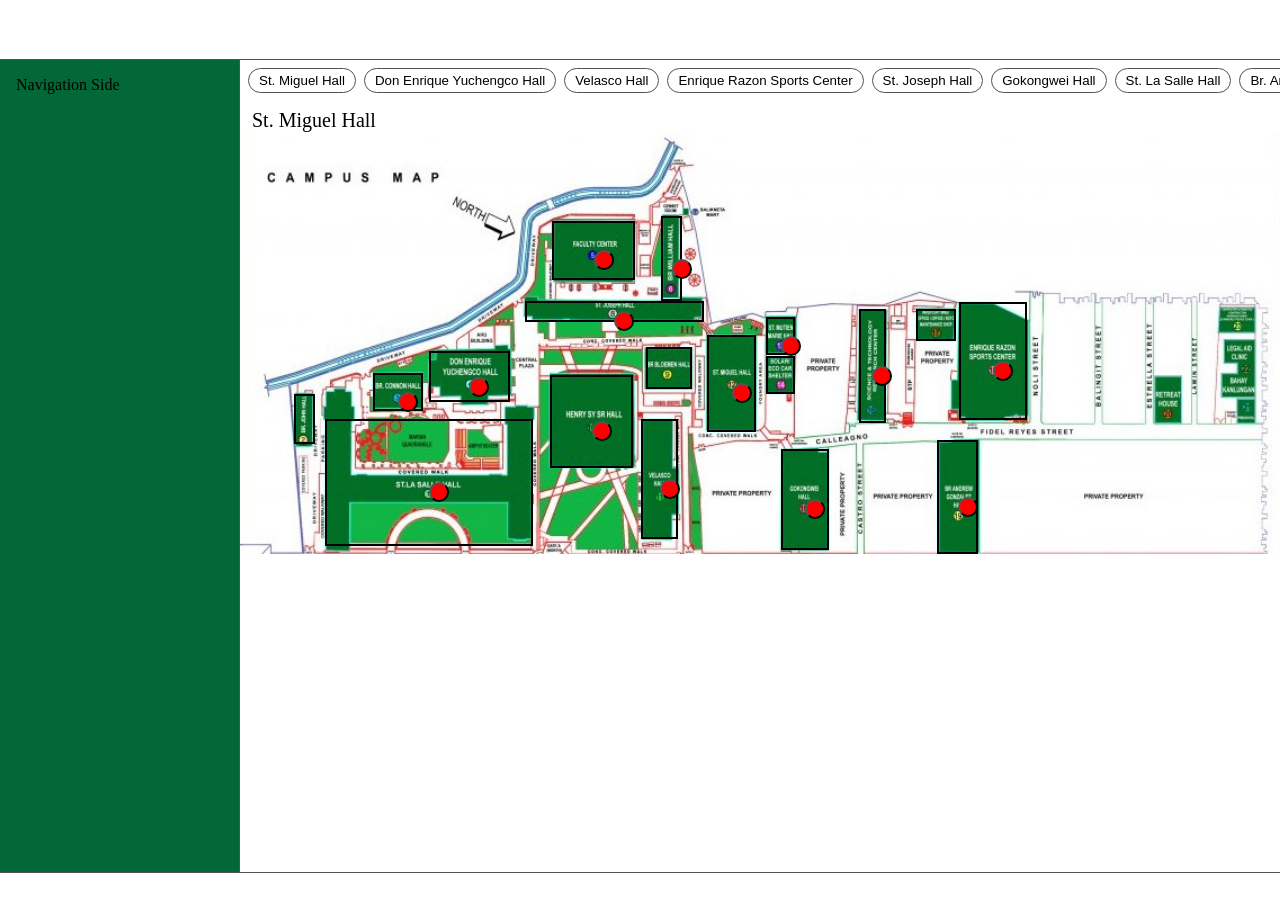
<file: index.html>
<!DOCTYPE html>
<html lang="en">
<head>
  <meta charset="UTF-8">
  <meta name="viewport" content="width=device-width, initial-scale=1.0">
  <title>DLSU Buildings</title>
  <link rel="stylesheet" href="style.css">
</head>
<body>

  <main class="app">
    <header class="header"></header>

    <div class="content">
      <aside class="sidebar">
        Navigation Side
      </aside>

      <figure class="interface">
        <nav class="building-nav" id="buildingNav"></nav>

        <p class="building-title" id="buildingTitle"></p>

        <div class="container">
            <div id="buildingContent"></div>

            <div id="mapContainer">
                <img src="./campus-map.jpg" id="campusMap">
            </div>

            <!-- Faculty -->
            <section
              class="building"
              style="left:30%; top:21%; width:8%; height:14%;"
            >
            </section>

            <!-- William Hall -->
            <section
              class="building"
              style="left:40.5%; top:20%; width:2%; height:20%;"
            >
            </section>

            <!-- Joseph Hall -->
            <section
              class="building"
              style="left:27.4%; top:40%; width:17.2%; height:5%;"
            >
            </section>

            <!-- Henry Sy Hall -->
            <section
              class="building"
              style="left:29.8%; top:57.5%; width:8%; height:22%;"
            >
            </section>

            <!-- Yunhenco Hall -->
            <section
              class="building"
              style="left:18.2%; top:52%; width:7.8%; height:12%;"
            >
            </section>

            <!-- Connon Hall -->
            <section
              class="building"
              style="left:12.8%; top:57%; width:4.8%; height:9%;"
            >
            </section>

            <!-- LaSalle Hall -->
            <section
              class="building"
              style="left:8.2%; top:68%; width:20%; height:30%;"
            >
            </section>

            <!-- 2 Hall -->
            <section
              class="building"
              style="left:5.2%; top:62%; width:2%; height:12%;"
            >
            </section>

            <!-- Velasco Hall -->
            <section
              class="building"
              style="left:38.6%; top:68%; width:3.5%; height:28.5%;"
            >
            </section>

            <!-- 9 Hall -->
            <section
              class="building"
              style="left:39%; top:51%; width:4.5%; height:10%;"
            >
            </section>

            <!-- Miguel Hall -->
            <section
              class="building"
              style="left:44.9%; top:48%; width:4.7%; height:23%;"
            >
            </section>

            <!-- 13 Hall -->
            <section
              class="building"
              style="left:50.6%; top:43.9%; width:2.8%; height:9%;"
            >
            </section>

            <!-- 14 Hall -->
            <section
              class="building"
              style="left:50.6%; top:53%; width:2.8%; height:9%;"
            >
            </section>

            <!-- Gokongwei Hall -->
            <section
              class="building"
              style="left:52%; top:75%; width:4.6%; height:24%;"
            >
            </section>

            <!-- 16 Hall -->
            <section
              class="building"
              style="left:59.5%; top:42%; width:2.6%; height:27%;"
            >
            </section>

            <!-- 17 Hall -->
            <section
              class="building"
              style="left:65%; top:42%; width:3.8%; height:7.6%;"
            >
            </section>

            <!-- Razon Hall -->
            <section
              class="building"
              style="left:69.1%; top:40.2%; width:6.6%; height:28%;"
            >
            </section>

            <!-- Andrew Hall -->
            <section
              class="building"
              style="left:67%; top:73%; width:4%; height:27%;"
            >
            </section>

            <!-- Br. Connon Hall -->
            <button id="marker1" class="marker" style="left:34%; top:28%;">
            </button>

            <!-- William Hall -->
            <button id="marker2" class="marker" style="left:41.5%; top:30%;">
            </button>

            <!-- St. Joseph Hall -->
            <button id="marker3" class="marker" style="left:36%; top:42.5%;">
            </button>

            <!-- Don Enrique Yuchengco Hall -->
            <button id="marker4" class="marker" style="left:22%; top:58%;">
            </button>

            <!-- Connon Hall -->
            <button id="marker5" class="marker" style="left:15.2%; top:61.5%;">
            </button>

            <!-- Henry Sy Hall -->
            <button id="marker6" class="marker" style="left:33.8%; top:68.5%;">
            </button>

            <!-- St. La Salle Hall -->
            <button id="marker7" class="marker" style="left:18.2%; top:83%;">
            </button>

            <!-- Velasco Hall -->
            <button id="marker8" class="marker" style="left:40.4%; top:82.3%;">
            </button>

            <!-- St. Mutien Marie Hall -->
            <button id="marker9" class="marker" style="left:52%; top:48.4%;">
            </button>

            <!-- St. Miguel Hall -->
            <button id="marker10" class="marker" style="left:47.3%; top:59.5%;">
            </button>

            <!-- Gokongwei Hall -->
            <button id="marker11" class="marker" style="left:54.3%; top:87%;">
            </button>

            <!-- Br. Andrew Gonzales Hall -->
            <button id="marker12" class="marker" style="left:69%; top:86.5%;">
            </button>

            <!-- Science & Technology Research Center -->
            <button id="marker13" class="marker" style="left:60.8%; top:55.5%;">
            </button>

            <!-- Enrique Razon Sports Center -->
            <button id="marker14" class="marker" style="left:72.4%; top:54.2%;">
            </button>
            
            
        </divdiv>

      </figure>
    </div>

    <footer class="footer"></footer>
  </main>

  <script src="script.js"></script>
</body>
</html>
</file>
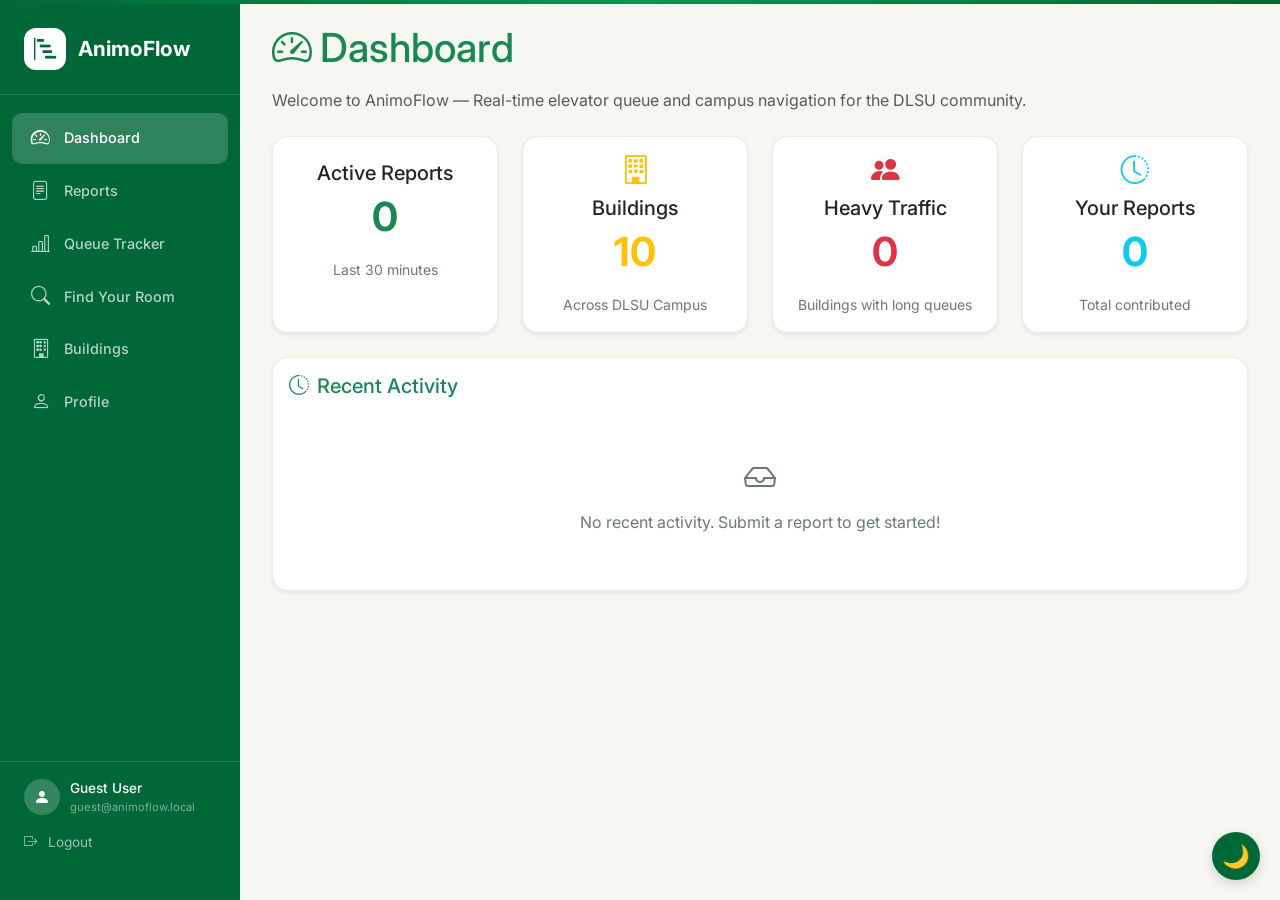
<file: dashboard-index.html>
<!DOCTYPE html>
<html lang="en">
<head>
    <meta charset="UTF-8">
    <meta name="viewport" content="width=device-width, initial-scale=1.0">
    <title>AnimoFlow · Dashboard</title>
    <!-- Google Fonts + Bootstrap Icons -->
    <link href="https://fonts.googleapis.com/css2?family=Inter:opsz,wght@14..32,300;400;500;600;700&display=swap" rel="stylesheet">
    <link rel="stylesheet" href="https://cdn.jsdelivr.net/npm/bootstrap-icons@1.11.3/font/bootstrap-icons.min.css">
    <!-- Bootstrap 5 CSS -->
    <link href="https://cdn.jsdelivr.net/npm/bootstrap@5.3.0-alpha1/dist/css/bootstrap.min.css" rel="stylesheet">
    <!-- Dashboard Styles -->
    <link rel="stylesheet" href="dashboard-style.css">
</head>
<body>

    <!-- ===== SIDEBAR TOGGLE (mobile) ===== -->
    <button class="sidebar-toggle" id="sidebarToggle">
        <i class="bi bi-list"></i>
    </button>

    <!-- ===== OVERLAY ===== -->
    <div class="sidebar-overlay" id="sidebarOverlay"></div>

    <!-- ===== SIDEBAR ===== -->
    <aside class="sidebar" id="sidebar">
        <div class="sidebar-brand">
            <div class="logo-icon">
                <i class="bi bi-bar-chart-steps"></i>
            </div>
            <span class="brand-text">AnimoFlow</span>
        </div>

        <ul class="sidebar-nav">
            <li>
                <a href="#" class="active" data-page="dashboard">
                    <i class="bi bi-speedometer2"></i> Dashboard
                </a>
            </li>
            <li>
                <a href="#" data-page="reports">
                    <i class="bi bi-file-text"></i> Reports
                </a>
            </li>
            <li>
                <a href="#" data-page="queue">
                    <i class="bi bi-bar-chart-line"></i> Queue Tracker
                </a>
            </li>
            <li>
                <a href="#" data-page="findroom">
                    <i class="bi bi-search"></i> Find Your Room
                </a>
            </li>
            <li>
                <a href="#" data-page="buildings">
                    <i class="bi bi-building"></i> Buildings
                </a>
            </li>
            <li>
                <a href="#" data-page="profile">
                    <i class="bi bi-person"></i> Profile
                </a>
            </li>
        </ul>

        <div class="sidebar-footer">
            <div class="user-info">
                <div class="user-avatar">
                    <i class="bi bi-person-fill"></i>
                </div>
                <div>
                    <div class="user-name" id="sidebarUserName">Guest User</div>
                    <div class="user-email" id="sidebarUserEmail">guest@animoflow.local</div>
                </div>
            </div>
            <a href="#" class="logout-link" id="sidebarLogout">
                <i class="bi bi-box-arrow-right"></i> Logout
            </a>
        </div>
    </aside>

    <!-- ===== MAIN CONTENT ===== -->
    <main class="main-content">

        <!-- ===== DASHBOARD PAGE ===== -->
        <section class="page-section active" id="page-dashboard">
            <div class="container-fluid px-0">
                <h1 class="text-success mb-3"><i class="bi bi-speedometer2 me-2"></i>Dashboard</h1>
                <p class="text-muted mb-4">Welcome to AnimoFlow — Real-time elevator queue and campus navigation for the DLSU community.</p>

                <!-- Dashboard Cards -->
                <div class="row g-4">
                    <div class="col-md-3 col-sm-6">
                        <div class="card border-0 shadow-sm rounded-4 h-100">
                            <div class="card-body text-center">
                                <div class="display-6 text-success"><i class="bi bi-elevator"></i></div>
                                <h5 class="card-title mt-2">Active Reports</h5>
                                <p class="display-5 fw-bold text-success" id="dashActiveReports">0</p>
                                <small class="text-muted">Last 30 minutes</small>
                            </div>
                        </div>
                    </div>
                    <div class="col-md-3 col-sm-6">
                        <div class="card border-0 shadow-sm rounded-4 h-100">
                            <div class="card-body text-center">
                                <div class="display-6 text-warning"><i class="bi bi-building"></i></div>
                                <h5 class="card-title mt-2">Buildings</h5>
                                <p class="display-5 fw-bold text-warning">10</p>
                                <small class="text-muted">Across DLSU Campus</small>
                            </div>
                        </div>
                    </div>
                    <div class="col-md-3 col-sm-6">
                        <div class="card border-0 shadow-sm rounded-4 h-100">
                            <div class="card-body text-center">
                                <div class="display-6 text-danger"><i class="bi bi-people-fill"></i></div>
                                <h5 class="card-title mt-2">Heavy Traffic</h5>
                                <p class="display-5 fw-bold text-danger" id="dashHeavyTraffic">0</p>
                                <small class="text-muted">Buildings with long queues</small>
                            </div>
                        </div>
                    </div>
                    <div class="col-md-3 col-sm-6">
                        <div class="card border-0 shadow-sm rounded-4 h-100">
                            <div class="card-body text-center">
                                <div class="display-6 text-info"><i class="bi bi-clock-history"></i></div>
                                <h5 class="card-title mt-2">Your Reports</h5>
                                <p class="display-5 fw-bold text-info" id="dashYourReports">0</p>
                                <small class="text-muted">Total contributed</small>
                            </div>
                        </div>
                    </div>
                </div>

                <!-- Recent Activity Preview -->
                <div class="card border-0 shadow-sm rounded-4 mt-4">
                    <div class="card-header bg-transparent border-0 py-3">
                        <h5 class="mb-0 text-success"><i class="bi bi-clock-history me-2"></i>Recent Activity</h5>
                    </div>
                    <div class="card-body" id="dashActivityList">
                        <div class="text-center text-muted py-4">
                            <i class="bi bi-inbox" style="font-size: 2rem;"></i>
                            <p class="mt-2">No recent activity. Submit a report to get started!</p>
                        </div>
                    </div>
                </div>
            </div>
        </section>

        <!-- ===== REPORTS PAGE ===== -->
        <section class="page-section" id="page-reports">
            <div id="reportsContent"></div>
        </section>

        <!-- ===== QUEUE TRACKER PAGE ===== -->
        <section class="page-section" id="page-queue">
            <div id="queueContent"></div>
        </section>

        <!-- ===== FIND YOUR ROOM PAGE ===== -->
        <section class="page-section" id="page-findroom">
            <div id="findroomContent"></div>
        </section>

        <!-- ===== BUILDINGS PAGE ===== -->
        <section class="page-section" id="page-buildings">
            <div id="buildingsContent"></div>
        </section>

        <!-- ===== PROFILE PAGE ===== -->
        <section class="page-section" id="page-profile">
            <div id="profileContent"></div>
        </section>

    </main>

    <!-- ===== TOAST ===== -->
    <div class="toast-container position-fixed bottom-0 end-0 p-3" style="z-index: 1100;">
        <div id="liveToast" class="toast align-items-center border-0" role="alert">
            <div class="d-flex">
                <div class="toast-body" id="toastMessage">Notification message</div>
                <button type="button" class="btn-close btn-close-white me-2 m-auto" data-bs-dismiss="toast"></button>
            </div>
        </div>
    </div>

        <!-- ===== DARK MODE TOGGLE BUTTON ===== -->
    <button class="dark-mode-toggle" id="darkModeToggle" title="Toggle Dark Mode">
        🌙
    </button>

    <script src="https://cdn.jsdelivr.net/npm/bootstrap@5.3.0-alpha1/dist/js/bootstrap.bundle.min.js"></script>
    <script src="dashboard-script.js"></script>
</body>
</html>
</file>
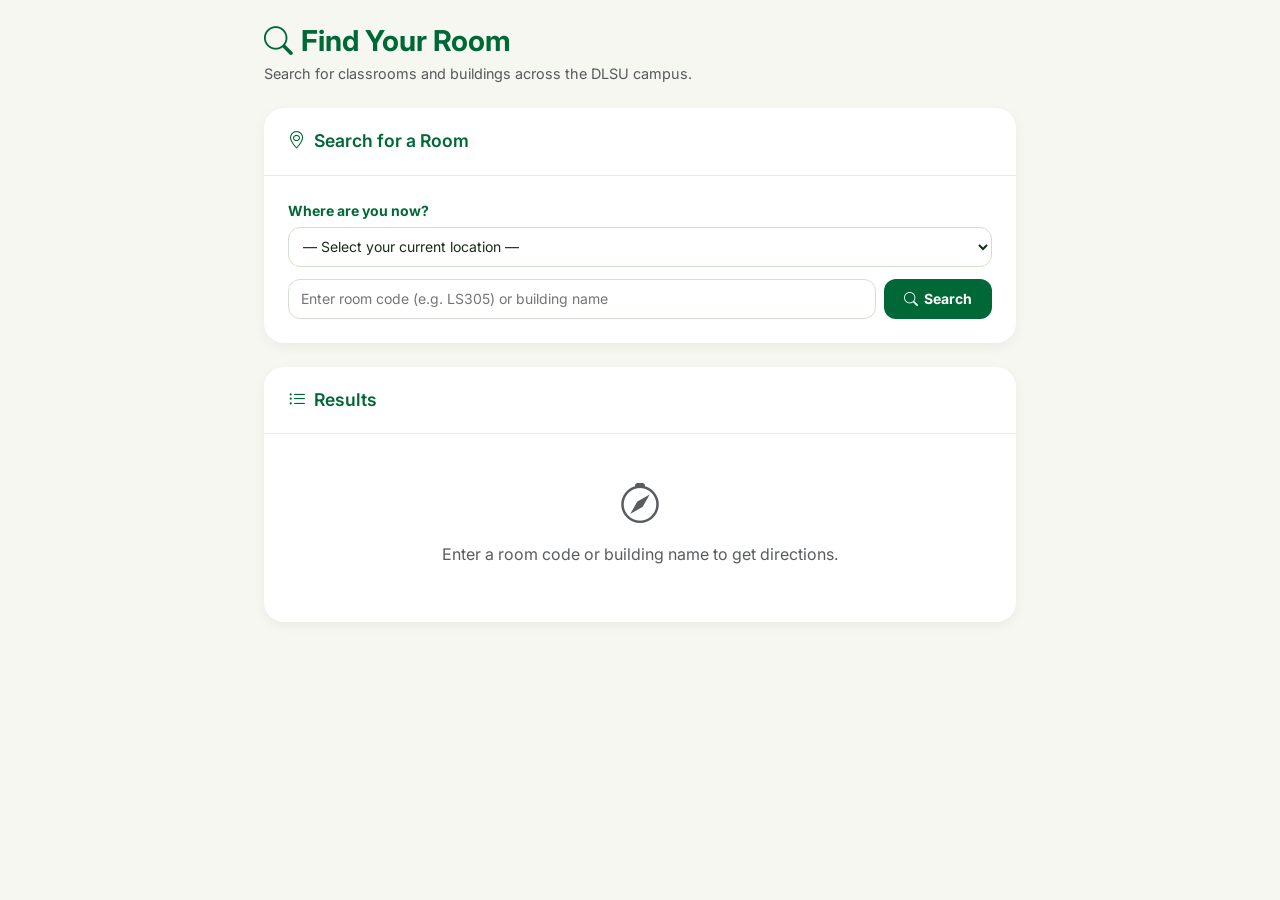
<file: find-your-room.html>
<!DOCTYPE html>
<html lang="en">
<head>
    <meta charset="UTF-8" />
    <meta name="viewport" content="width=device-width, initial-scale=1.0" />
    <title>AnimoFlow · Find Your Room</title>
    <link href="https://fonts.googleapis.com/css2?family=Inter:opsz,wght@14..32,300;400;500;600;700&display=swap" rel="stylesheet">
    <link rel="stylesheet" href="https://cdn.jsdelivr.net/npm/bootstrap-icons@1.11.3/font/bootstrap-icons.min.css">
    <link href="https://cdn.jsdelivr.net/npm/bootstrap@5.3.0-alpha1/dist/css/bootstrap.min.css" rel="stylesheet">
    <link rel="stylesheet" href="find-your-room.css" />
</head>
<body>

    <div class="container py-4">
        <!-- Page Header -->
        <div class="page-header mb-4">
            <h1><i class="bi bi-search me-2"></i>Find Your Room</h1>
            <p class="text-muted">Search for classrooms and buildings across the DLSU campus.</p>
        </div>

        <!-- Search Card -->
        <div class="card-custom">
            <div class="card-header-custom">
                <i class="bi bi-geo-alt me-2"></i>Search for a Room
            </div>
            <div class="p-4">
                <div class="from-select-row">
                    <label for="from-select">Where are you now?</label>
                    <select id="from-select">
                        <option value="">— Select your current location —</option>
                        <optgroup label="Gates">
                            <option value="Gate 1 (South)">Gate 1 (South)</option>
                            <option value="Gate 2 (North)">Gate 2 (North)</option>
                            <option value="Gate 3 (Velasco)">Gate 3 (Velasco)</option>
                            <option value="Gate 4A (Gokongwei)">Gate 4A (Gokongwei)</option>
                            <option value="Gate 5A (Andrew)">Gate 5A (Andrew)</option>
                            <option value="Gate 6 (Razon)">Gate 6 (Razon)</option>
                            <option value="Gate 7 (STRC)">Gate 7 (STRC)</option>
                            <option value="Gate 8 (Agno)">Gate 8 (Agno)</option>
                        </optgroup>
                    </select>
                </div>

                <div class="search-bar">
                    <input type="text" id="search-input" placeholder="Enter room code (e.g. LS305) or building name" />
                    <button id="search-btn">
                        <i class="bi bi-search"></i> Search
                    </button>
                </div>
            </div>
        </div>

        <!-- Results Card -->
        <div class="card-custom mt-4">
            <div class="card-header-custom">
                <i class="bi bi-list-ul me-2"></i>Results
            </div>
            <div class="p-3" id="results-area">
                <div class="text-center text-muted py-4">
                    <i class="bi bi-compass" style="font-size: 2.5rem;"></i>
                    <p class="mt-2">Enter a room code or building name to get directions.</p>
                </div>
            </div>
        </div>
    </div>

    <script src="https://cdn.jsdelivr.net/npm/bootstrap@5.3.0-alpha1/dist/js/bootstrap.bundle.min.js"></script>
    <script src="find-your-room.js"></script>
</body>
</html>
</file>
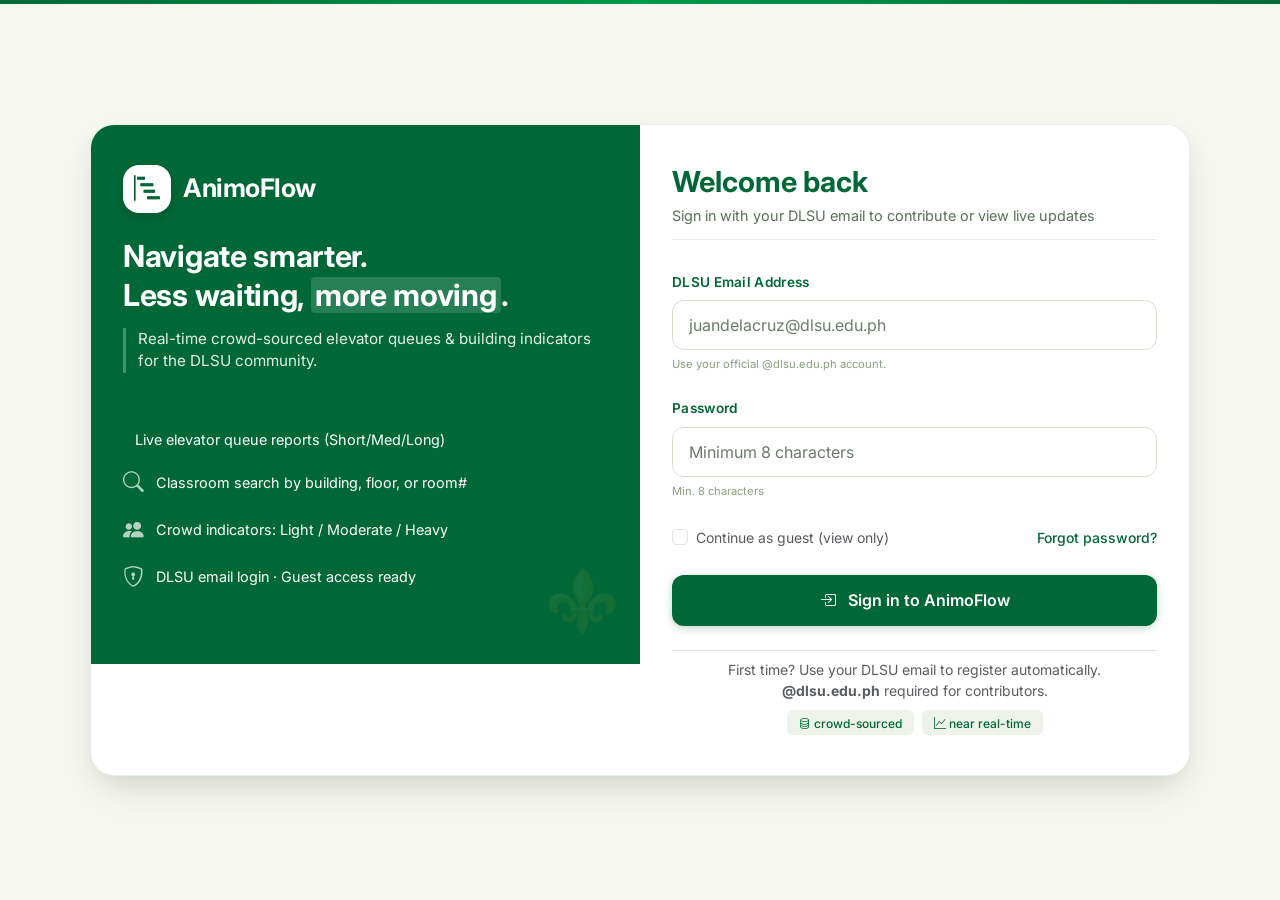
<file: login-index.html>
<!DOCTYPE html>
<html lang="en">
<head>
    <meta charset="UTF-8">
    <meta name="viewport" content="width=device-width, initial-scale=1.0, user-scalable=yes">
    <title>AnimoFlow · DLSU Elevator & Campus Queue Login</title>
    <link href="https://fonts.googleapis.com/css2?family=Inter:opsz,wght@14..32,300;400;500;600;700&display=swap" rel="stylesheet">
    <link rel="stylesheet" href="https://cdn.jsdelivr.net/npm/bootstrap-icons@1.11.3/font/bootstrap-icons.min.css">
    <link href="https://cdn.jsdelivr.net/npm/bootstrap@5.3.0-alpha1/dist/css/bootstrap.min.css" rel="stylesheet">
    <link rel="stylesheet" href="login-style.css">
</head>
<body>

    <div class="login-wrapper">
        <div class="main-card row g-0">
            <div class="col-lg-6 brand-panel">
                <div class="logo-badge">
                    <div class="logo-icon" style="background: white; color: #006837;">
                        <i class="bi bi-bar-chart-steps"></i>
                    </div>
                    <span class="logo-text" style="color: white;">AnimoFlow</span>
                </div>
                <h2>Navigate smarter.<br>Less waiting, <span class="highlight">more moving</span>.</h2>
                <div class="tagline">
                    Real-time crowd-sourced elevator queues & building indicators for the DLSU community.
                </div>
                <ul class="feature-list">
                    <li><i class="bi bi-elevator"></i> <span>Live elevator queue reports (Short/Med/Long)</span></li>
                    <li><i class="bi bi-search"></i> <span>Classroom search by building, floor, or room#</span></li>
                    <li><i class="bi bi-people-fill"></i> <span>Crowd indicators: Light / Moderate / Heavy</span></li>
                    <li><i class="bi bi-shield-lock"></i> <span>DLSU email login · Guest access ready</span></li>
                </ul>
            </div>

            <div class="col-lg-6 form-panel">
                <h3>Welcome back</h3>
                <div class="form-sub">Sign in with your DLSU email to contribute or view live updates</div>

                <form id="loginForm" action="#" method="post">
                    <div class="input-group-custom">
                        <label for="dlsuEmail">DLSU Email Address</label>
                        <input type="email" id="dlsuEmail" class="form-control form-control-lg" placeholder="juandelacruz@dlsu.edu.ph" autocomplete="email">
                        <div id="emailError" class="invalid-feedback d-none">Email must be a valid DLSU address ending with @dlsu.edu.ph</div>
                        <small class="form-text">Use your official @dlsu.edu.ph account.</small>
                    </div>

                    <div class="input-group-custom">
                        <label for="password">Password</label>
                        <input type="password" id="password" class="form-control form-control-lg" placeholder="Minimum 8 characters" autocomplete="current-password">
                        <div id="passwordError" class="invalid-feedback d-none">Password must be at least 8 characters long.</div>
                        <small class="form-text">Min. 8 characters</small>
                    </div>

                    <div class="d-flex justify-content-between align-items-center mb-4">
                        <div class="form-check">
                            <input type="checkbox" class="form-check-input" id="guestDemo">
                            <label class="form-check-label text-muted small" for="guestDemo">
                                Continue as guest (view only)
                            </label>
                        </div>
                        <a href="#" id="forgotLink" class="small">Forgot password?</a>
                    </div>

                    <button type="submit" id="loginBtn" class="btn btn-primary btn-lg w-100 login-btn">
                        <i class="bi bi-box-arrow-in-right me-2"></i> Sign in to AnimoFlow
                    </button>
                </form>

                <div class="mt-4 pt-2 text-center border-top">
                    <p class="small text-muted mb-1">First time? Use your DLSU email to register automatically. <br><strong>@dlsu.edu.ph</strong> required for contributors.</p>
                    <div class="mt-2">
                        <span class="badge bg-light me-1"><i class="bi bi-database"></i> crowd-sourced</span>
                        <span class="badge bg-light"><i class="bi bi-graph-up"></i> near real-time</span>
                    </div>
                </div>
            </div>
        </div>

        <div class="toast-container position-fixed bottom-0 end-0 p-3" style="z-index: 1100;">
            <div id="liveToast" class="toast align-items-center border-0" role="alert" aria-live="assertive" aria-atomic="true" data-bs-autohide="true" data-bs-delay="3000">
                <div class="d-flex">
                    <div class="toast-body" id="toastMessage">Notification message</div>
                    <button type="button" class="btn-close btn-close-white me-2 m-auto" data-bs-dismiss="toast" aria-label="Close"></button>
                </div>
            </div>
        </div>
    </div>

    <script src="https://cdn.jsdelivr.net/npm/bootstrap@5.3.0-alpha1/dist/js/bootstrap.bundle.min.js"></script>
    <script src="login-script.js"></script>
</body>
</html>
</file>
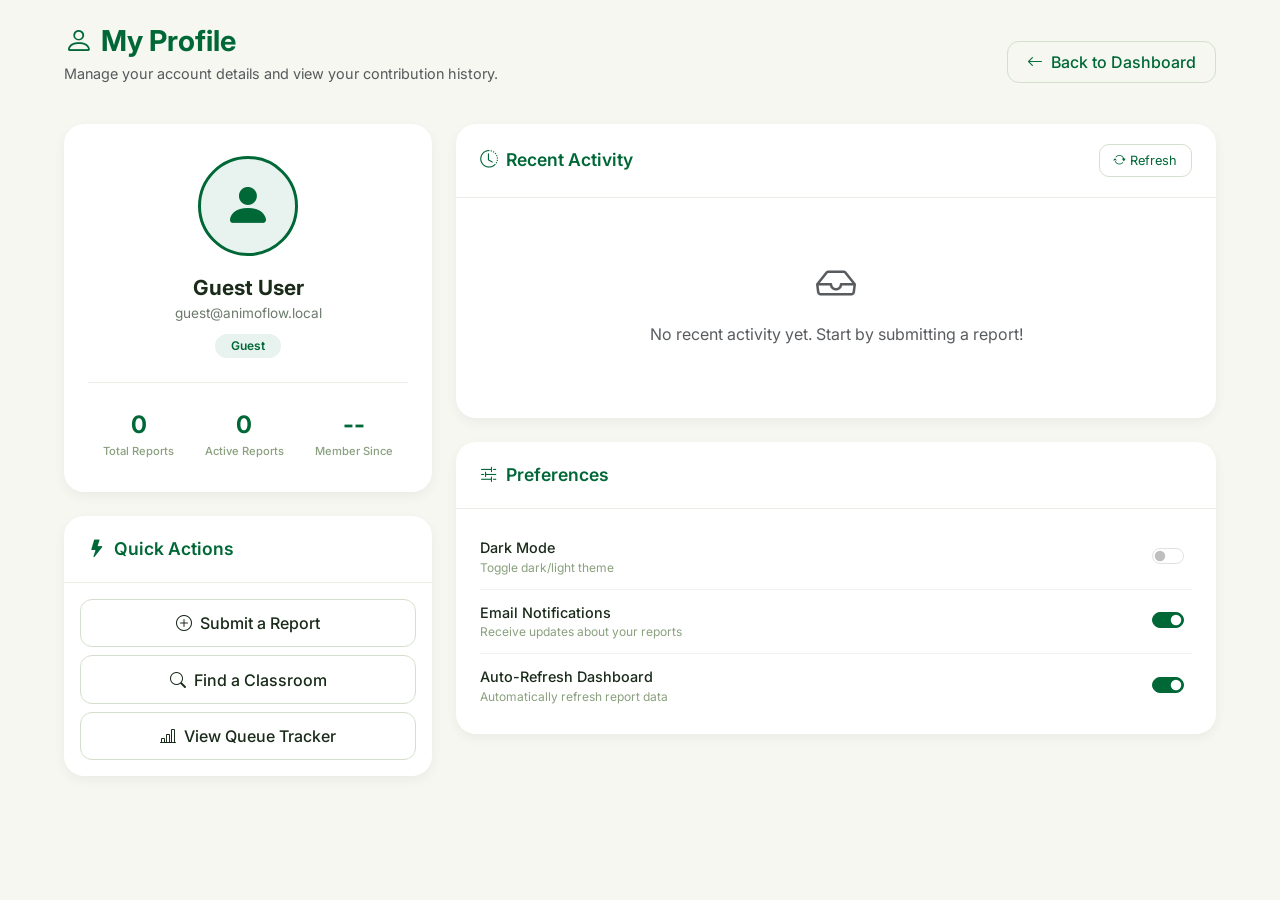
<file: profile.html>
<!DOCTYPE html>
<html lang="en">
<head>
    <meta charset="UTF-8">
    <meta name="viewport" content="width=device-width, initial-scale=1.0">
    <title>AnimoFlow · Profile</title>
    <!-- Google Fonts + Bootstrap Icons -->
    <link href="https://fonts.googleapis.com/css2?family=Inter:opsz,wght@14..32,300;400;500;600;700&display=swap" rel="stylesheet">
    <link rel="stylesheet" href="https://cdn.jsdelivr.net/npm/bootstrap-icons@1.11.3/font/bootstrap-icons.min.css">
    <!-- Bootstrap 5 CSS -->
    <link href="https://cdn.jsdelivr.net/npm/bootstrap@5.3.0-alpha1/dist/css/bootstrap.min.css" rel="stylesheet">
    <link rel="stylesheet" href="profile-style.css">
</head>
<body>

    <div class="container py-4">
        <!-- Page Header with Back Button -->
        <div class="page-header mb-4 d-flex align-items-center justify-content-between">
            <div>
                <h1><i class="bi bi-person me-2"></i>My Profile</h1>
                <p class="text-muted">Manage your account details and view your contribution history.</p>
            </div>
            <button class="btn btn-back" id="backToDashboardBtn">
                <i class="bi bi-arrow-left me-1"></i> Back to Dashboard
            </button>
        </div>

        <div class="row g-4">
            <!-- LEFT COLUMN: Profile Information -->
            <div class="col-lg-4">
                <!-- Profile Card -->
                <div class="card-custom profile-card">
                    <div class="profile-avatar-wrapper">
                        <div class="profile-avatar">
                            <i class="bi bi-person-fill"></i>
                        </div>
                        <div class="profile-name" id="profileName">Juan Dela Cruz</div>
                        <div class="profile-email" id="profileEmail">juan.delacruz@dlsu.edu.ph</div>
                        <span class="badge-role" id="profileRole">Student</span>
                    </div>
                    <div class="profile-stats">
                        <div class="stat-item">
                            <div class="stat-number" id="totalReports">0</div>
                            <div class="stat-label">Total Reports</div>
                        </div>
                        <div class="stat-item">
                            <div class="stat-number" id="activeReports">0</div>
                            <div class="stat-label">Active Reports</div>
                        </div>
                        <div class="stat-item">
                            <div class="stat-number" id="memberSince">--</div>
                            <div class="stat-label">Member Since</div>
                        </div>
                    </div>
                </div>

                <!-- Quick Actions -->
                <div class="card-custom">
                    <div class="card-header-custom">
                        <i class="bi bi-lightning-fill me-2"></i>Quick Actions
                    </div>
                    <div class="p-3">
                        <button class="btn btn-action w-100 mb-2" id="goToReportsBtn">
                            <i class="bi bi-plus-circle me-2"></i>Submit a Report
                        </button>
                        <button class="btn btn-action w-100 mb-2" id="goToFindRoomBtn">
                            <i class="bi bi-search me-2"></i>Find a Classroom
                        </button>
                        <button class="btn btn-action w-100" id="goToQueueBtn">
                            <i class="bi bi-bar-chart-line me-2"></i>View Queue Tracker
                        </button>
                    </div>
                </div>
            </div>

            <!-- RIGHT COLUMN: Recent Activity -->
            <div class="col-lg-8">
                <div class="card-custom">
                    <div class="card-header-custom d-flex justify-content-between align-items-center">
                        <span><i class="bi bi-clock-history me-2"></i>Recent Activity</span>
                        <button class="btn-refresh" id="refreshActivityBtn">
                            <i class="bi bi-arrow-repeat"></i> Refresh
                        </button>
                    </div>
                    <div class="activity-list" id="activityList">
                        <!-- Activity items will be dynamically inserted -->
                        <div class="text-center p-5 text-muted" id="emptyActivity">
                            <i class="bi bi-inbox" style="font-size: 2.5rem;"></i>
                            <p class="mt-2">No recent activity yet. Start by submitting a report!</p>
                        </div>
                    </div>
                </div>

                <!-- Preferences Card -->
                <div class="card-custom">
                    <div class="card-header-custom">
                        <i class="bi bi-sliders2 me-2"></i>Preferences
                    </div>
                    <div class="preferences-container">
                        <div class="pref-item">
                            <div>
                                <div class="pref-label">Dark Mode</div>
                                <div class="pref-desc">Toggle dark/light theme</div>
                            </div>
                            <div class="form-check form-switch">
                                <input class="form-check-input" type="checkbox" id="darkModeToggle">
                            </div>
                        </div>
                        <div class="pref-item">
                            <div>
                                <div class="pref-label">Email Notifications</div>
                                <div class="pref-desc">Receive updates about your reports</div>
                            </div>
                            <div class="form-check form-switch">
                                <input class="form-check-input" type="checkbox" id="emailToggle" checked>
                            </div>
                        </div>
                        <div class="pref-item">
                            <div>
                                <div class="pref-label">Auto-Refresh Dashboard</div>
                                <div class="pref-desc">Automatically refresh report data</div>
                            </div>
                            <div class="form-check form-switch">
                                <input class="form-check-input" type="checkbox" id="autoRefreshToggle" checked>
                            </div>
                        </div>
                    </div>
                </div>
            </div>
        </div>
    </div>

    <!-- Toast Container -->
    <div class="toast-container position-fixed bottom-0 end-0 p-3" style="z-index: 1100;">
        <div id="liveToast" class="toast align-items-center border-0" role="alert">
            <div class="d-flex">
                <div class="toast-body" id="toastMessage">Notification message</div>
                <button type="button" class="btn-close btn-close-white me-2 m-auto" data-bs-dismiss="toast"></button>
            </div>
        </div>
    </div>

    <script src="https://cdn.jsdelivr.net/npm/bootstrap@5.3.0-alpha1/dist/js/bootstrap.bundle.min.js"></script>
    <script src="profile-script.js"></script>
</body>
</html>
</file>
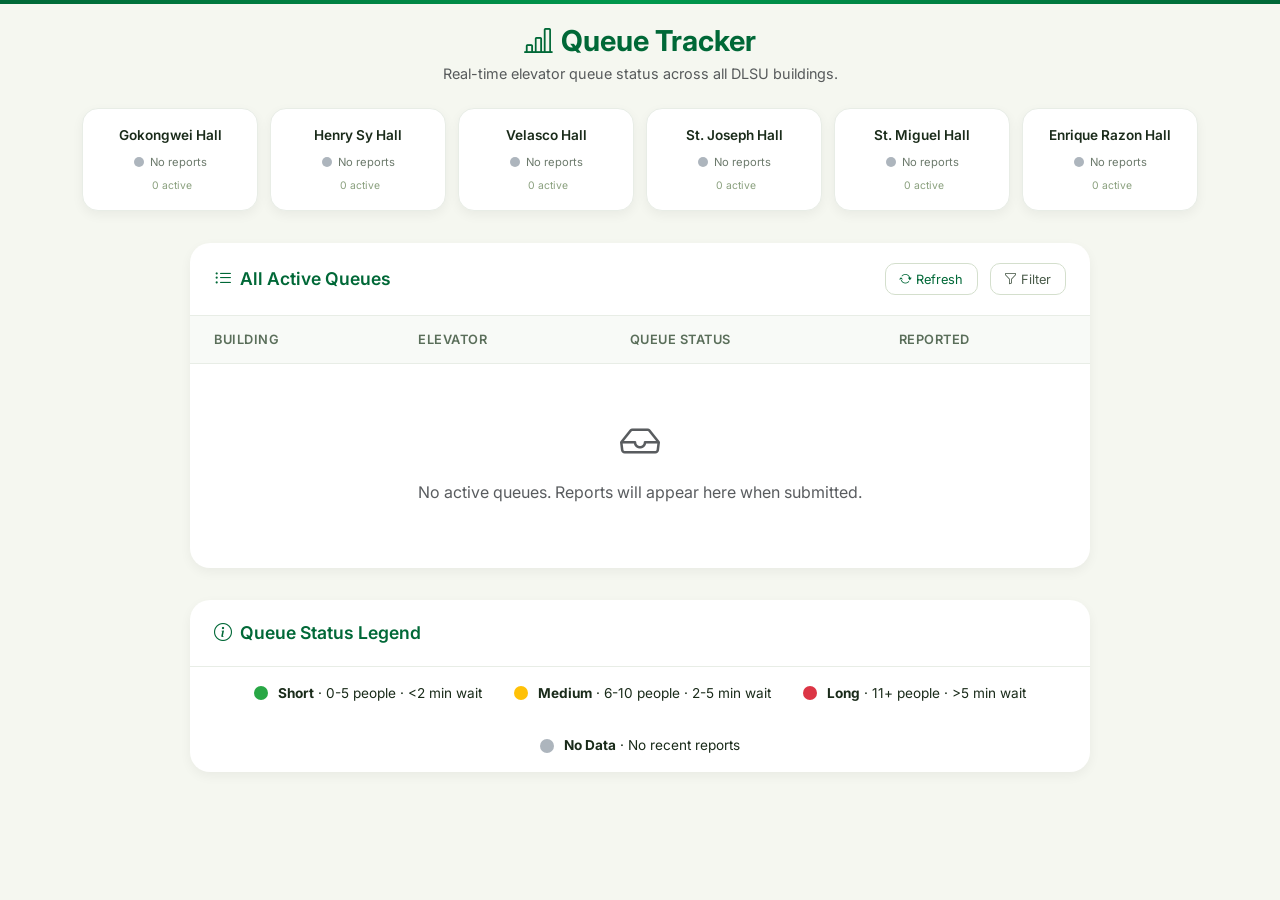
<file: queuetracker.html>
<!DOCTYPE html>
<html lang="en">
<head>
    <meta charset="UTF-8">
    <meta name="viewport" content="width=device-width, initial-scale=1.0">
    <title>AnimoFlow · Queue Tracker</title>
    <!-- Google Fonts + Bootstrap Icons -->
    <link href="https://fonts.googleapis.com/css2?family=Inter:opsz,wght@14..32,300;400;500;600;700&display=swap" rel="stylesheet">
    <link rel="stylesheet" href="https://cdn.jsdelivr.net/npm/bootstrap-icons@1.11.3/font/bootstrap-icons.min.css">
    <!-- Bootstrap 5 CSS -->
    <link href="https://cdn.jsdelivr.net/npm/bootstrap@5.3.0-alpha1/dist/css/bootstrap.min.css" rel="stylesheet">
    <link rel="stylesheet" href="queuetracker-style.css">
</head>
<body>

    <div class="container py-4">
        <!-- Page Header -->
        <div class="page-header mb-4">
            <h1><i class="bi bi-bar-chart-line me-2"></i>Queue Tracker</h1>
            <p class="text-muted">Real-time elevator queue status across all DLSU buildings.</p>
        </div>

        <!-- Building Overview -->
        <div class="building-overview" id="buildingOverview">
            <!-- Gokongwei Hall -->
            <div class="building-card" data-building="Gokongwei Hall">
                <div class="building-name">Gokongwei Hall</div>
                <div class="building-status" id="status-gokongwei">
                    <span class="status-dot status-unknown"></span>
                    <span class="status-text">No reports</span>
                </div>
                <div class="building-elevators">
                    <span class="elevator-count"><i class="bi bi-elevator"></i> 0 active</span>
                </div>
            </div>

            <!-- Henry Sy Hall -->
            <div class="building-card" data-building="Henry Sy Hall">
                <div class="building-name">Henry Sy Hall</div>
                <div class="building-status" id="status-henrysy">
                    <span class="status-dot status-unknown"></span>
                    <span class="status-text">No reports</span>
                </div>
                <div class="building-elevators">
                    <span class="elevator-count"><i class="bi bi-elevator"></i> 0 active</span>
                </div>
            </div>

            <!-- Velasco Hall -->
            <div class="building-card" data-building="Velasco Hall">
                <div class="building-name">Velasco Hall</div>
                <div class="building-status" id="status-velasco">
                    <span class="status-dot status-unknown"></span>
                    <span class="status-text">No reports</span>
                </div>
                <div class="building-elevators">
                    <span class="elevator-count"><i class="bi bi-elevator"></i> 0 active</span>
                </div>
            </div>

            <!-- St. Joseph Hall -->
            <div class="building-card" data-building="St. Joseph Hall">
                <div class="building-name">St. Joseph Hall</div>
                <div class="building-status" id="status-stjoseph">
                    <span class="status-dot status-unknown"></span>
                    <span class="status-text">No reports</span>
                </div>
                <div class="building-elevators">
                    <span class="elevator-count"><i class="bi bi-elevator"></i> 0 active</span>
                </div>
            </div>

            <!-- St. Miguel Hall -->
            <div class="building-card" data-building="St. Miguel Hall">
                <div class="building-name">St. Miguel Hall</div>
                <div class="building-status" id="status-stmiguel">
                    <span class="status-dot status-unknown"></span>
                    <span class="status-text">No reports</span>
                </div>
                <div class="building-elevators">
                    <span class="elevator-count"><i class="bi bi-elevator"></i> 0 active</span>
                </div>
            </div>

            <!-- Enrique Razon Hall -->
            <div class="building-card" data-building="Enrique Razon Hall">
                <div class="building-name">Enrique Razon Hall</div>
                <div class="building-status" id="status-enriquerazon">
                    <span class="status-dot status-unknown"></span>
                    <span class="status-text">No reports</span>
                </div>
                <div class="building-elevators">
                    <span class="elevator-count"><i class="bi bi-elevator"></i> 0 active</span>
                </div>
            </div>
        </div>

        <!-- Detailed Queue List -->
        <div class="row">
            <div class="col-12">
                <div class="card-custom">
                    <div class="card-header-custom d-flex justify-content-between align-items-center">
                        <span><i class="bi bi-list-ul me-2"></i>All Active Queues</span>
                        <div>
                            <button class="btn-refresh me-2" id="refreshTrackerBtn">
                                <i class="bi bi-arrow-repeat"></i> Refresh
                            </button>
                            <button class="btn-filter" id="filterBtn">
                                <i class="bi bi-funnel"></i> Filter
                            </button>
                        </div>
                    </div>
                    <div class="queue-table-container">
                        <table class="queue-table" id="queueTable">
                            <thead>
                                <tr>
                                    <th>Building</th>
                                    <th>Elevator</th>
                                    <th>Queue Status</th>
                                    <th>Reported</th>
                                </tr>
                            </thead>
                            <tbody id="queueTableBody">
                                <!-- Rows will be dynamically inserted -->
                            </tbody>
                        </table>
                        <div class="text-center p-5 text-muted" id="emptyQueueTable">
                            <i class="bi bi-inbox" style="font-size: 2.5rem;"></i>
                            <p class="mt-2">No active queues. Reports will appear here when submitted.</p>
                        </div>
                    </div>
                </div>
            </div>
        </div>

        <!-- Legend -->
        <div class="row mt-2">
            <div class="col-12">
                <div class="card-custom">
                    <div class="card-header-custom">
                        <i class="bi bi-info-circle me-2"></i>Queue Status Legend
                    </div>
                    <div class="legend-container">
                        <div class="legend-item">
                            <span class="status-dot status-short"></span>
                            <span><strong>Short</strong> · 0-5 people · &lt;2 min wait</span>
                        </div>
                        <div class="legend-item">
                            <span class="status-dot status-medium"></span>
                            <span><strong>Medium</strong> · 6-10 people · 2-5 min wait</span>
                        </div>
                        <div class="legend-item">
                            <span class="status-dot status-long"></span>
                            <span><strong>Long</strong> · 11+ people · &gt;5 min wait</span>
                        </div>
                        <div class="legend-item">
                            <span class="status-dot status-unknown"></span>
                            <span><strong>No Data</strong> · No recent reports</span>
                        </div>
                    </div>
                </div>
            </div>
        </div>
    </div>

    <!-- Toast Container -->
    <div class="toast-container position-fixed bottom-0 end-0 p-3" style="z-index: 1100;">
        <div id="liveToast" class="toast align-items-center border-0" role="alert">
            <div class="d-flex">
                <div class="toast-body" id="toastMessage">Notification message</div>
                <button type="button" class="btn-close btn-close-white me-2 m-auto" data-bs-dismiss="toast"></button>
            </div>
        </div>
    </div>

    <script src="https://cdn.jsdelivr.net/npm/bootstrap@5.3.0-alpha1/dist/js/bootstrap.bundle.min.js"></script>
    <script src="queuetracker-script.js"></script>
</body>
</html>
</file>
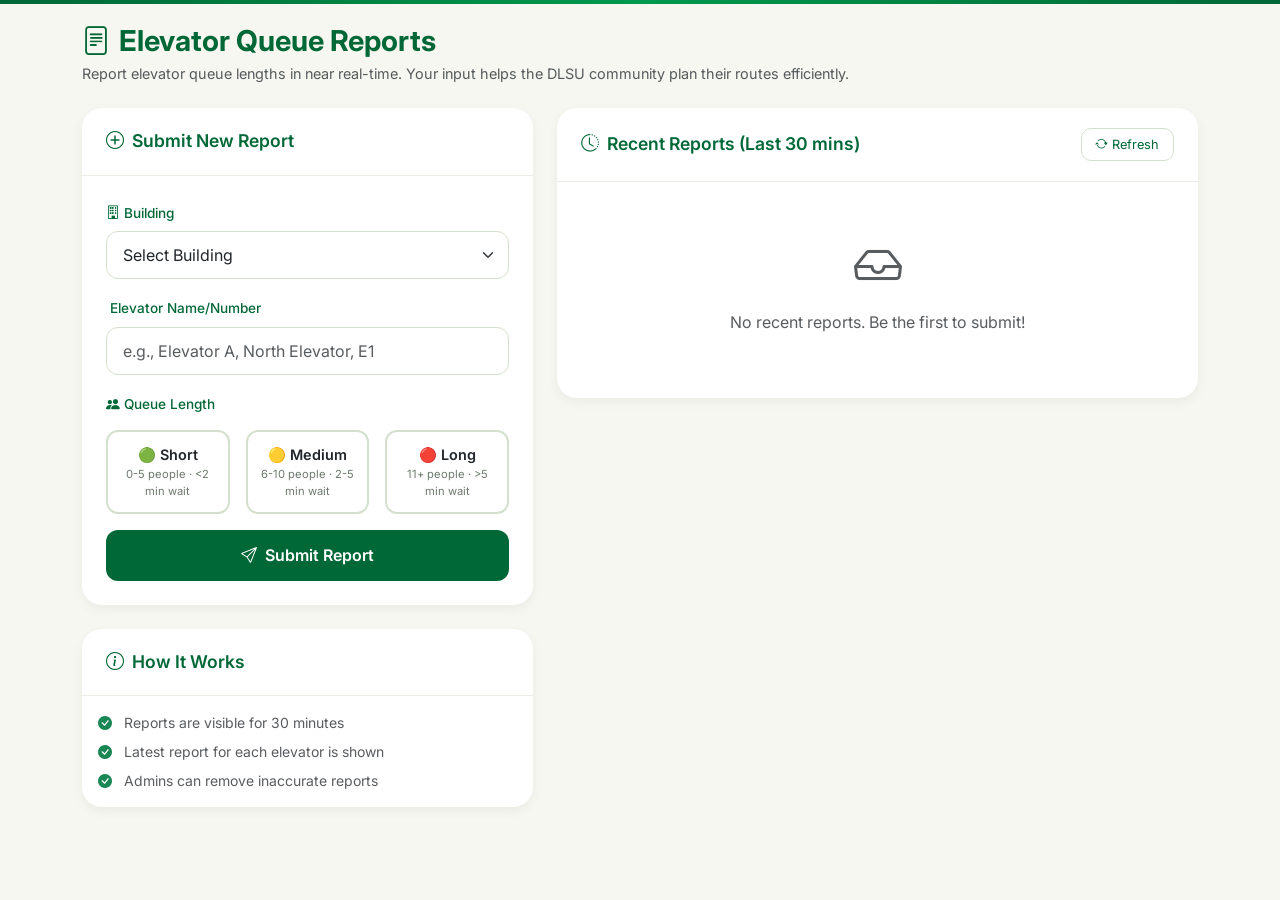
<file: reports.html>
<!DOCTYPE html>
<html lang="en">
<head>
    <meta charset="UTF-8">
    <meta name="viewport" content="width=device-width, initial-scale=1.0">
    <title>AnimoFlow · Elevator Queue Reports</title>
    <!-- Google Fonts + Bootstrap Icons -->
    <link href="https://fonts.googleapis.com/css2?family=Inter:opsz,wght@14..32,300;400;500;600;700&display=swap" rel="stylesheet">
    <link rel="stylesheet" href="https://cdn.jsdelivr.net/npm/bootstrap-icons@1.11.3/font/bootstrap-icons.min.css">
    <!-- Bootstrap 5 CSS -->
    <link href="https://cdn.jsdelivr.net/npm/bootstrap@5.3.0-alpha1/dist/css/bootstrap.min.css" rel="stylesheet">
    <!-- External Stylesheet -->
    <link rel="stylesheet" href="reports-style.css">
</head>
<body>

    <div class="container py-4">
        <!-- Page Header -->
        <div class="page-header mb-4">
            <h1><i class="bi bi-file-text me-2"></i>Elevator Queue Reports</h1>
            <p class="text-muted">Report elevator queue lengths in near real-time. Your input helps the DLSU community plan their routes efficiently.</p>
        </div>

        <div class="row g-4">
            <!-- LEFT COLUMN: Report Form -->
            <div class="col-lg-5">
                <div class="card-custom">
                    <div class="card-header-custom">
                        <i class="bi bi-plus-circle me-2"></i>Submit New Report
                    </div>
                    <div class="report-form-container">
                        <form id="reportForm">
                            <!-- Building Dropdown -->
                            <div class="mb-3">
                                <label class="form-label"><i class="bi bi-building me-1"></i>Building</label>
                                <select class="form-select" id="buildingSelect" required>
                                    <option value="">Select Building</option>
                                    <option value="Gokongwei Hall">Gokongwei Hall</option>
                                    <option value="Henry Sy Hall">Henry Sy Hall</option>
                                    <option value="Velasco Hall">Velasco Hall</option>
                                    <option value="St. Joseph Hall">St. Joseph Hall</option>
                                    <option value="St. Miguel Hall">St. Miguel Hall</option>
                                    <option value="Enrique Razon">Enrique Razon</option>
                                </select>
                            </div>

                            <!-- Elevator Name -->
                            <div class="mb-3">
                                <label class="form-label"><i class="bi bi-elevator me-1"></i>Elevator Name/Number</label>
                                <input type="text" class="form-control" id="elevatorName" placeholder="e.g., Elevator A, North Elevator, E1" required>
                            </div>

                            <!-- Queue Length Selection -->
                            <div class="mb-3">
                                <label class="form-label"><i class="bi bi-people-fill me-1"></i>Queue Length</label>
                                <div class="queue-buttons">
                                    <div class="queue-option" data-queue="short">
                                        <div class="queue-label">🟢 Short</div>
                                        <div class="queue-desc">0-5 people · &lt;2 min wait</div>
                                    </div>
                                    <div class="queue-option" data-queue="medium">
                                        <div class="queue-label">🟡 Medium</div>
                                        <div class="queue-desc">6-10 people · 2-5 min wait</div>
                                    </div>
                                    <div class="queue-option" data-queue="long">
                                        <div class="queue-label">🔴 Long</div>
                                        <div class="queue-desc">11+ people · &gt;5 min wait</div>
                                    </div>
                                </div>
                                <input type="hidden" id="queueLength" value="">
                                <div id="queueError" class="invalid-feedback d-none">Please select a queue length</div>
                            </div>

                            <button type="submit" class="btn btn-submit w-100" id="submitBtn">
                                <i class="bi bi-send me-2"></i>Submit Report
                            </button>
                        </form>
                    </div>
                </div>

                <!-- Info Card -->
                <div class="card-custom">
                    <div class="card-header-custom">
                        <i class="bi bi-info-circle me-2"></i>How It Works
                    </div>
                    <div class="p-3">
                        <p class="small text-muted mb-2"><i class="bi bi-check-circle-fill text-success me-2"></i> Reports are visible for 30 minutes</p>
                        <p class="small text-muted mb-2"><i class="bi bi-check-circle-fill text-success me-2"></i> Latest report for each elevator is shown</p>
                        <p class="small text-muted mb-0"><i class="bi bi-check-circle-fill text-success me-2"></i> Admins can remove inaccurate reports</p>
                    </div>
                </div>
            </div>

            <!-- RIGHT COLUMN: Recent Reports List -->
            <div class="col-lg-7">
                <div class="card-custom">
                    <div class="card-header-custom d-flex justify-content-between align-items-center">
                        <span><i class="bi bi-clock-history me-2"></i>Recent Reports (Last 30 mins)</span>
                        <button class="btn-refresh" id="refreshBtn">
                            <i class="bi bi-arrow-repeat"></i> Refresh
                        </button>
                    </div>
                    <div class="reports-list-container" id="reportsList">
                        <!-- Reports will be dynamically inserted here -->
                        <div class="text-center p-5 text-muted" id="emptyState">
                            <i class="bi bi-inbox" style="font-size: 3rem;"></i>
                            <p class="mt-2">No recent reports. Be the first to submit!</p>
                        </div>
                    </div>
                </div>
            </div>
        </div>
    </div>

    <!-- Toast Container -->
    <div class="toast-container position-fixed bottom-0 end-0 p-3" style="z-index: 1100;">
        <div id="liveToast" class="toast align-items-center border-0" role="alert">
            <div class="d-flex">
                <div class="toast-body" id="toastMessage">Notification message</div>
                <button type="button" class="btn-close btn-close-white me-2 m-auto" data-bs-dismiss="toast"></button>
            </div>
        </div>
    </div>

    <script src="https://cdn.jsdelivr.net/npm/bootstrap@5.3.0-alpha1/dist/js/bootstrap.bundle.min.js"></script>
    <script src="reports-script.js"></script>
</body>
</html>
</file>
<file: style.css>
* {
  margin: 0;
  padding: 0;
  box-sizing: border-box;
}

html, body {
  height: 100%;
}

.app {
  height: 100vh;
  display: flex;
  flex-direction: column;
  overflow: hidden;
}

.header {
  height: 60px;
  border-bottom: 1px solid #525252;
  background: white;
  flex-shrink: 0;
}

.footer {
  height: 28px;
  border-top: 1px solid #525252;
  background: white;
  flex-shrink: 0;
}

.content {
  flex: 1;
  display: grid;
  grid-template-columns: 1fr 800px 1fr;
  overflow: hidden;
}

.sidebar {
  background: #026838;
  border-right: 1px solid #525252;
  overflow: auto;
  padding: 1rem;
}

.container {
  position: relative
}

.interface {
  grid-column: span 2;
  height: 100%;
  display: flex;
  flex-direction: column;
  overflow: hidden;
}

.building-nav {
  display: flex;
  gap: 8px;
  overflow-x: auto;
  white-space: nowrap;
  padding: 8px;
  scrollbar-width: none;
}

.building-nav::-webkit-scrollbar {
  display: none;
}

.building-button {
  padding: 4px 10px;
  border: 1px solid #525252;
  border-radius: 9999px;
  background: white;
  cursor: pointer;
  flex-shrink: 0;
}

.building-button:hover {
  background: #d4d4d4;
}

.building-title {
  font-size: 1.25rem;
  margin-left: 12px;
  margin-top: 8px;
}

#buildingContent {
  flex: 1;
  padding: 1rem;
  overflow: auto;
  position: absolute;
}

#mapContainer {
  position: relative;
  width: 100%;
}

#campusMap {
  width: 100%;
  height: auto;
  display: block;
}

.building {
  position: absolute;
  border: 2px solid black;
}

.building:hover {
  opacity: 80%;
  background-color: #00b05e;
}

.marker {
  width: 20px;
  height: 20px;
  border-radius: 100px;
  position: absolute; 
  background-color: red;

  transition-duration: 0.2s;
}

.marker:hover {
  transform: scale(1.5);
}
</file>
<file: dashboard-style.css>
/* ===== AnimoFlow Dashboard - DLSU White & Green Theme ===== */
* {
    margin: 0;
    padding: 0;
    box-sizing: border-box;
}

body {
    font-family: 'Inter', sans-serif;
    background: #f5f7f0;
    min-height: 100vh;
    display: flex;
    transition: background 0.3s ease;
    color: #1a2b1a;
}

/* Top green bar */
body::before {
    content: "";
    position: fixed;
    top: 0;
    left: 0;
    right: 0;
    height: 4px;
    background: linear-gradient(90deg, #006837 0%, #00994d 50%, #006837 100%);
    z-index: 1000;
}

/* ===== DARK MODE ===== */
body.dark-mode {
    background: #1a1a2e;
    color: #e8e8e8;
}

body.dark-mode .main-content {
    background: #1a1a2e;
}

body.dark-mode .card {
    background: #1e2a4a !important;
    border-color: #2a3a5a !important;
    color: #e8e8e8 !important;
}

body.dark-mode .card .text-muted {
    color: #a8b8c8 !important;
}

body.dark-mode .card-title {
    color: #e8e8e8 !important;
}

body.dark-mode .text-success {
    color: #4caf50 !important;
}

body.dark-mode .text-danger {
    color: #ef5350 !important;
}

body.dark-mode .text-info {
    color: #4dd0e1 !important;
}

body.dark-mode .text-warning {
    color: #ffd54f !important;
}

body.dark-mode .page-header h1 {
    color: #64b5f6 !important;
}

body.dark-mode .page-header p {
    color: #a8b8c8 !important;
}

body.dark-mode .border-bottom {
    border-color: #2a3a5a !important;
}

body.dark-mode .card-header {
    border-color: #2a3a5a !important;
}

body.dark-mode .card-header-custom {
    color: #64b5f6 !important;
    border-bottom-color: #2a3a5a !important;
}

body.dark-mode .card-custom {
    background: #1e2a4a !important;
    border-color: #2a3a5a !important;
}

body.dark-mode .text-muted {
    color: #a8b8c8 !important;
}

/* Dark mode for loaded page content */
body.dark-mode .queue-table thead {
    background: #1a2a4a !important;
}

body.dark-mode .queue-table th {
    color: #a8b8c8 !important;
    border-bottom-color: #2a3a5a !important;
}

body.dark-mode .queue-table td {
    border-bottom-color: #2a3a5a !important;
    color: #e8e8e8 !important;
}

body.dark-mode .queue-table tbody tr:hover {
    background: #1a2a4a !important;
}

body.dark-mode .building-card {
    background: #1e2a4a !important;
    border-color: #2a3a5a !important;
}

body.dark-mode .building-card .building-name {
    color: #e8e8e8 !important;
}

body.dark-mode .status-text {
    color: #a8b8c8 !important;
}

body.dark-mode .form-control,
body.dark-mode .form-select {
    background: #1a2a4a !important;
    border-color: #2a4a6a !important;
    color: #e8e8e8 !important;
}

body.dark-mode .form-control::placeholder {
    color: #6a7a8a !important;
}

body.dark-mode .form-label {
    color: #64b5f6 !important;
}

body.dark-mode .queue-option {
    background: #1a2a4a !important;
    border-color: #2a4a6a !important;
}

body.dark-mode .queue-option:hover {
    background: #1a3a5a !important;
}

body.dark-mode .queue-option.selected {
    background: #1a4a6a !important;
    border-color: #4a9a7a !important;
}

body.dark-mode .queue-option .queue-desc {
    color: #8aa0b0 !important;
}

body.dark-mode .btn-refresh {
    color: #64b5f6 !important;
    border-color: #2a4a6a !important;
}

body.dark-mode .btn-refresh:hover {
    background: #1a3a5a !important;
}

body.dark-mode .report-card {
    border-bottom-color: #2a3a5a !important;
}

body.dark-mode .report-card:hover {
    background: #1a2a4a !important;
}

body.dark-mode .report-building {
    color: #64b5f6 !important;
}

body.dark-mode .report-elevator {
    color: #a8b8c8 !important;
}

body.dark-mode #emptyActivity,
body.dark-mode #emptyQueueTable,
body.dark-mode #emptyState {
    color: #a8b8c8 !important;
}

body.dark-mode .badge.bg-light {
    background: #1a3a5a !important;
    color: #64b5f6 !important;
}

body.dark-mode .badge.bg-light i {
    color: #64b5f6 !important;
}

body.dark-mode .queue-badge.short {
    background: #1a3a2a !important;
    color: #66bb6a !important;
}

body.dark-mode .queue-badge.medium {
    background: #3a3a1a !important;
    color: #ffd54f !important;
}

body.dark-mode .queue-badge.long {
    background: #3a1a1a !important;
    color: #ef5350 !important;
}

body.dark-mode .queue-badge.unknown {
    background: #1a2a3a !important;
    color: #78909c !important;
}

body.dark-mode .legend-item {
    color: #e8e8e8 !important;
}

body.dark-mode .filter-dropdown {
    background: #1a2a4a !important;
    border-bottom-color: #2a3a5a !important;
}

body.dark-mode .filter-dropdown select {
    background: #1a2a4a !important;
    border-color: #2a4a6a !important;
    color: #e8e8e8 !important;
}

body.dark-mode .btn-filter {
    color: #a8b8c8 !important;
    border-color: #2a4a6a !important;
}

body.dark-mode .btn-filter:hover {
    background: #1a3a5a !important;
    color: white !important;
}

body.dark-mode .btn-apply-filter {
    background: #1a6a3a !important;
}

body.dark-mode .btn-apply-filter:hover {
    background: #1a8a4a !important;
}

body.dark-mode .btn-clear-filter {
    color: #a8b8c8 !important;
    border-color: #2a4a6a !important;
}

body.dark-mode .btn-clear-filter:hover {
    background: #1a3a5a !important;
}

body.dark-mode .profile-card {
    background: #1e2a4a !important;
}

body.dark-mode .profile-avatar {
    background: #1a3a5a !important;
    border-color: #4a7a9a !important;
}

body.dark-mode .profile-avatar i {
    color: #64b5f6 !important;
}

body.dark-mode .profile-name {
    color: #e8e8e8 !important;
}

body.dark-mode .profile-email {
    color: #a8b8c8 !important;
}

body.dark-mode .badge-role {
    background: #1a3a5a !important;
    color: #64b5f6 !important;
}

body.dark-mode .profile-stats {
    border-top-color: #2a3a5a !important;
}

body.dark-mode .stat-number {
    color: #64b5f6 !important;
}

body.dark-mode .stat-label {
    color: #a8b8c8 !important;
}

body.dark-mode .btn-action {
    background: #1a2a4a !important;
    border-color: #2a4a6a !important;
    color: #e8e8e8 !important;
}

body.dark-mode .btn-action:hover {
    background: #1a3a5a !important;
    border-color: #4a7a9a !important;
    color: #64b5f6 !important;
}

body.dark-mode .activity-item {
    border-bottom-color: #2a3a5a !important;
}

body.dark-mode .activity-item:hover {
    background: #1a2a4a !important;
}

body.dark-mode .activity-icon {
    background: #1a3a5a !important;
    color: #64b5f6 !important;
}

body.dark-mode .activity-title {
    color: #e8e8e8 !important;
}

body.dark-mode .activity-desc {
    color: #a8b8c8 !important;
}

body.dark-mode .activity-time {
    color: #6a7a8a !important;
}

body.dark-mode .pref-item {
    border-bottom-color: #2a3a5a !important;
}

body.dark-mode .pref-label {
    color: #e8e8e8 !important;
}

body.dark-mode .pref-desc {
    color: #a8b8c8 !important;
}

body.dark-mode .form-check-input {
    background-color: #1a2a4a !important;
    border-color: #2a4a6a !important;
}

body.dark-mode .form-check-input:checked {
    background-color: #1a6a3a !important;
    border-color: #1a6a3a !important;
}

body.dark-mode .toast {
    background: #0d1b3e !important;
    border-color: #2a3a5a !important;
}

body.dark-mode .sidebar {
    background: #0d1b3e !important;
}

body.dark-mode #dashActivityList .border-bottom {
    border-color: #2a3a5a !important;
}

body.dark-mode #dashActivityList .text-muted {
    color: #a8b8c8 !important;
}

body.dark-mode .display-5 {
    color: inherit !important;
}

body.dark-mode .card-body small {
    color: #a8b8c8 !important;
}

body.dark-mode .h5, 
body.dark-mode h5 {
    color: #e8e8e8 !important;
}

body.dark-mode .display-6 {
    color: inherit !important;
}

/* ===== SIDEBAR ===== */
.sidebar {
    position: fixed;
    top: 4px;
    left: 0;
    bottom: 0;
    width: 240px;
    background: #006837;
    color: white;
    padding: 1.5rem 0;
    display: flex;
    flex-direction: column;
    z-index: 999;
    overflow-y: auto;
    transition: transform 0.3s ease, background 0.3s ease;
}

.sidebar-brand {
    display: flex;
    align-items: center;
    gap: 12px;
    padding: 0 1.5rem 1.5rem 1.5rem;
    border-bottom: 1px solid rgba(255, 255, 255, 0.15);
    margin-bottom: 1rem;
}

.sidebar-brand .logo-icon {
    width: 42px;
    height: 42px;
    background: white;
    border-radius: 12px;
    display: flex;
    align-items: center;
    justify-content: center;
    color: #006837;
    font-size: 1.4rem;
}

.sidebar-brand .brand-text {
    font-weight: 700;
    font-size: 1.3rem;
    color: white;
}

.sidebar-nav {
    list-style: none;
    padding: 0;
    margin: 0;
    flex: 1;
}

.sidebar-nav li {
    margin: 0.1rem 0.75rem;
}

.sidebar-nav li a {
    display: flex;
    align-items: center;
    gap: 12px;
    padding: 0.7rem 1rem;
    border-radius: 10px;
    color: rgba(255, 255, 255, 0.7);
    text-decoration: none;
    font-weight: 500;
    font-size: 0.9rem;
    transition: all 0.2s;
}

.sidebar-nav li a:hover {
    background: rgba(255, 255, 255, 0.12);
    color: white;
}

.sidebar-nav li a.active {
    background: rgba(255, 255, 255, 0.18);
    color: white;
}

.sidebar-nav li a i {
    font-size: 1.2rem;
    width: 24px;
    text-align: center;
}

.sidebar-footer {
    padding: 1rem 1.5rem;
    border-top: 1px solid rgba(255, 255, 255, 0.15);
    margin-top: auto;
}

.sidebar-footer .user-info {
    display: flex;
    align-items: center;
    gap: 10px;
}

.sidebar-footer .user-avatar {
    width: 36px;
    height: 36px;
    background: rgba(255, 255, 255, 0.2);
    border-radius: 50%;
    display: flex;
    align-items: center;
    justify-content: center;
    font-size: 1rem;
}

.sidebar-footer .user-name {
    font-size: 0.85rem;
    font-weight: 500;
    color: white;
}

.sidebar-footer .user-email {
    font-size: 0.7rem;
    opacity: 0.7;
    color: rgba(255, 255, 255, 0.7);
}

.sidebar-footer .logout-link {
    display: flex;
    align-items: center;
    gap: 10px;
    color: rgba(255, 255, 255, 0.6);
    text-decoration: none;
    font-size: 0.85rem;
    padding: 0.5rem 0;
    margin-top: 0.5rem;
    transition: color 0.2s;
}

.sidebar-footer .logout-link:hover {
    color: #ff6b6b;
}

/* ===== MAIN CONTENT ===== */
.main-content {
    margin-left: 240px;
    flex: 1;
    padding: 1.5rem 2rem;
    min-height: 100vh;
    background: #f5f7f0;
    transition: background 0.3s ease;
}

/* ===== TOGGLE BUTTON (mobile) ===== */
.sidebar-toggle {
    display: none;
    position: fixed;
    top: 12px;
    left: 12px;
    z-index: 1001;
    background: #006837;
    color: white;
    border: none;
    border-radius: 10px;
    padding: 0.5rem 0.75rem;
    font-size: 1.2rem;
    cursor: pointer;
}

/* ===== DARK MODE TOGGLE ===== */
.dark-mode-toggle {
    position: fixed;
    bottom: 20px;
    right: 20px;
    z-index: 1002;
    background: #006837;
    color: white;
    border: none;
    border-radius: 50%;
    width: 48px;
    height: 48px;
    display: flex;
    align-items: center;
    justify-content: center;
    font-size: 1.4rem;
    cursor: pointer;
    box-shadow: 0 4px 12px rgba(0, 0, 0, 0.15);
    transition: all 0.3s ease;
}

.dark-mode-toggle:hover {
    transform: scale(1.1);
    box-shadow: 0 8px 20px rgba(0, 0, 0, 0.2);
}

body.dark-mode .dark-mode-toggle {
    background: #1a4a7a;
}

/* ===== PAGE SECTIONS ===== */
.page-section {
    display: none;
    animation: fadeIn 0.3s ease;
}

.page-section.active {
    display: block;
}

@keyframes fadeIn {
    from { opacity: 0; transform: translateY(10px); }
    to { opacity: 1; transform: translateY(0); }
}

/* ===== OVERLAY ===== */
.sidebar-overlay {
    display: none;
    position: fixed;
    top: 0;
    left: 0;
    right: 0;
    bottom: 0;
    background: rgba(0, 0, 0, 0.3);
    z-index: 998;
}

/* ===== TOAST ===== */
.toast {
    background: #006837;
    border-radius: 12px;
    box-shadow: 0 8px 20px rgba(0, 0, 0, 0.15);
    border: none;
}

.toast .toast-body {
    color: white;
    font-weight: 500;
    padding: 0.85rem 1.25rem;
}

.toast .btn-close {
    filter: brightness(0) invert(1);
    opacity: 0.8;
}

/* ===== SCROLLBAR ===== */
.sidebar::-webkit-scrollbar {
    width: 4px;
}

.sidebar::-webkit-scrollbar-track {
    background: rgba(255, 255, 255, 0.05);
}

.sidebar::-webkit-scrollbar-thumb {
    background: rgba(255, 255, 255, 0.2);
    border-radius: 4px;
}

/* ===== CARD STYLES ===== */
.card {
    background: white !important;
    border: 1px solid #e8ede6 !important;
    transition: background 0.3s ease, color 0.3s ease, border-color 0.3s ease;
}

.card .text-muted {
    color: #6c7a6c !important;
}

.display-5 {
    font-size: 2.5rem;
    font-weight: 700;
}

.display-6 {
    font-size: 1.8rem;
}

/* ===== RESPONSIVE ===== */
@media (max-width: 768px) {
    .sidebar {
        transform: translateX(-100%);
        width: 280px;
    }

    .sidebar.open {
        transform: translateX(0);
    }

    .sidebar-overlay.active {
        display: block;
    }

    .sidebar-toggle {
        display: block;
    }

    .main-content {
        margin-left: 0;
        padding: 1rem;
        padding-top: 3.5rem;
    }
    
    .dark-mode-toggle {
        bottom: 80px;
        right: 16px;
        width: 42px;
        height: 42px;
        font-size: 1.2rem;
    }
    
    .display-5 {
        font-size: 1.8rem;
    }
}
</file>
<file: find-your-room.css>
* {
    box-sizing: border-box;
    margin: 0;
    padding: 0;
}

body {
    font-family: 'Inter', sans-serif;
    font-size: 16px;
    background: #f5f7f0;
    color: #1a2b1a;
    min-height: 100vh;
}

.container {
    max-width: 800px;
    margin: 0 auto;
    padding: 1.5rem;
}

/* ===== PAGE HEADER ===== */
.page-header h1 {
    font-size: 1.8rem;
    font-weight: 700;
    color: #006837;
    margin-bottom: 0.25rem;
}

.page-header p {
    color: #6c7a6c;
    font-size: 0.9rem;
}

/* ===== CARDS ===== */
.card-custom {
    background: white;
    border-radius: 20px;
    border: none;
    box-shadow: 0 4px 12px rgba(0, 0, 0, 0.05);
    overflow: hidden;
    margin-bottom: 1.5rem;
}

.card-header-custom {
    background: transparent;
    border-bottom: 1px solid #e8ede6;
    padding: 1.25rem 1.5rem;
    font-weight: 600;
    font-size: 1.1rem;
    color: #006837;
}

/* ===== SEARCH ===== */
.from-select-row {
    display: flex;
    flex-direction: column;
    gap: 6px;
    margin-bottom: 12px;
}

.from-select-row label {
    font-size: 14px;
    color: #006837;
    font-weight: bold;
}

.from-select-row select {
    width: 100%;
    height: 40px;
    padding: 0 10px;
    font-size: 14px;
    border: 1.5px solid #d4dfcd;
    border-radius: 12px;
    background-color: #fff;
    color: #1a2b1a;
    cursor: pointer;
    transition: border-color 0.2s;
}

.from-select-row select:focus {
    border-color: #006837;
    outline: none;
    box-shadow: 0 0 0 3px rgba(0, 104, 55, 0.15);
}

.search-bar {
    display: flex;
    gap: 8px;
}

.search-bar input {
    flex: 1;
    height: 40px;
    padding: 0 12px;
    font-size: 14px;
    border: 1.5px solid #d4dfcd;
    border-radius: 12px;
    color: #1a2b1a;
    transition: border-color 0.2s;
}

.search-bar input:focus {
    outline: none;
    border-color: #006837;
    box-shadow: 0 0 0 3px rgba(0, 104, 55, 0.15);
}

.search-bar button {
    display: flex;
    align-items: center;
    gap: 6px;
    height: 40px;
    padding: 0 20px;
    font-size: 14px;
    font-weight: bold;
    color: #fff;
    background: #006837;
    border: none;
    border-radius: 12px;
    cursor: pointer;
    transition: background 0.2s;
}

.search-bar button:hover {
    background: #008a47;
}

/* ===== RESULTS ===== */
.result-count {
    font-size: 13px;
    color: #006837;
    margin-bottom: 10px;
    padding: 0 0.5rem;
}

.result-card {
    background: #fff;
    border: 1px solid #e8ede6;
    border-radius: 12px;
    padding: 16px 20px;
    margin-bottom: 10px;
    transition: border-color 0.2s;
}

.result-card:hover {
    border-color: #006837;
}

.result-card.expanded {
    border-color: #006837;
}

.result-header {
    display: flex;
    align-items: center;
    gap: 12px;
}

.room-badge {
    background: #e8f3ef;
    color: #006837;
    font-size: 13px;
    font-weight: bold;
    padding: 5px 14px;
    border-radius: 6px;
}

.result-meta {
    flex: 1;
}

.room-name {
    font-size: 15px;
    font-weight: bold;
    color: #1a2b1a;
}

.room-floor {
    font-size: 13px;
    color: #6c7a6c;
    margin-top: 2px;
}

.directions-panel {
    margin-top: 12px;
    padding-top: 12px;
    border-top: 1px solid #f0f3ed;
}

.directions-label {
    font-size: 11px;
    font-weight: bold;
    color: #8aa07e;
    text-transform: uppercase;
    letter-spacing: 0.05em;
    margin-bottom: 6px;
}

.directions-text {
    font-size: 14px;
    color: #4a5b4a;
    line-height: 1.6;
}

.no-results {
    text-align: center;
    padding: 30px 15px;
    font-size: 14px;
    color: #8aa07e;
}

/* ===== DARK MODE ===== */
body.dark-mode {
    background: #1a1a2e;
    color: #e8e8e8;
}

body.dark-mode .page-header h1 {
    color: #64b5f6;
}

body.dark-mode .page-header p {
    color: #a8b8c8;
}

body.dark-mode .card-custom {
    background: #1e2a4a;
}

body.dark-mode .card-header-custom {
    color: #64b5f6;
    border-bottom-color: #2a3a5a;
}

body.dark-mode .from-select-row label {
    color: #64b5f6;
}

body.dark-mode .from-select-row select {
    background: #1a2a4a;
    border-color: #2a4a6a;
    color: #e8e8e8;
}

body.dark-mode .search-bar input {
    background: #1a2a4a;
    border-color: #2a4a6a;
    color: #e8e8e8;
}

body.dark-mode .search-bar input::placeholder {
    color: #6a7a8a;
}

body.dark-mode .result-card {
    background: #1a2a4a;
    border-color: #2a3a5a;
}

body.dark-mode .result-card:hover {
    border-color: #4a7a9a;
}

body.dark-mode .room-badge {
    background: #1a3a5a;
    color: #64b5f6;
}

body.dark-mode .room-name {
    color: #e8e8e8;
}

body.dark-mode .room-floor {
    color: #a8b8c8;
}

body.dark-mode .directions-panel {
    border-top-color: #2a3a5a;
}

body.dark-mode .directions-label {
    color: #6a7a8a;
}

body.dark-mode .directions-text {
    color: #a8b8c8;
}

body.dark-mode .no-results {
    color: #6a7a8a;
}

body.dark-mode .result-count {
    color: #64b5f6;
}

body.dark-mode .text-muted {
    color: #a8b8c8 !important;
}
</file>
<file: login-style.css>
/* ===== AnimoFlow Login Page - DLSU White & Green Theme ===== */
* {
    margin: 0;
    padding: 0;
    box-sizing: border-box;
}

body {
    font-family: 'Inter', sans-serif;
    background: #f5f7f0;
    min-height: 100vh;
    display: flex;
    align-items: center;
    justify-content: center;
    padding: 1.5rem;
    position: relative;
}

body::before {
    content: "";
    position: fixed;
    top: 0;
    left: 0;
    right: 0;
    height: 4px;
    background: linear-gradient(90deg, #006837 0%, #00994d 50%, #006837 100%);
    z-index: 100;
}

.login-wrapper {
    position: relative;
    z-index: 10;
    width: 100%;
    max-width: 1100px;
    margin: 0 auto;
}

.main-card {
    background: #ffffff;
    border-radius: 24px;
    box-shadow: 0 20px 40px -12px rgba(0, 0, 0, 0.12), 0 8px 24px rgba(0, 0, 0, 0.05);
    overflow: hidden;
    transition: transform 0.2s ease;
    border: 1px solid rgba(0, 104, 55, 0.1);
}

.main-card:hover {
    transform: translateY(-2px);
}

.brand-panel {
    background: #006837;
    padding: 2.5rem 2rem;
    height: 100%;
    display: flex;
    flex-direction: column;
    justify-content: center;
    color: white;
    position: relative;
}

.brand-panel::after {
    content: "⚜️";
    position: absolute;
    bottom: 20px;
    right: 20px;
    font-size: 60px;
    opacity: 0.08;
    pointer-events: none;
}

.logo-badge {
    display: flex;
    align-items: center;
    gap: 12px;
    margin-bottom: 1.5rem;
}

.logo-icon {
    width: 48px;
    height: 48px;
    border-radius: 16px;
    display: flex;
    align-items: center;
    justify-content: center;
    font-size: 26px;
    box-shadow: 0 4px 12px rgba(0, 0, 0, 0.15);
}

.logo-text {
    font-weight: 700;
    font-size: 1.6rem;
    letter-spacing: -0.5px;
}

.brand-panel h2 {
    font-weight: 700;
    font-size: 1.9rem;
    letter-spacing: -0.3px;
    margin-bottom: 0.75rem;
    line-height: 1.3;
}

.brand-panel .highlight {
    color: #ffffff;
    background: rgba(255, 255, 255, 0.15);
    padding: 0 0.25rem;
    border-radius: 4px;
}

.brand-panel .tagline {
    font-weight: 400;
    opacity: 0.9;
    font-size: 0.95rem;
    margin-bottom: 2rem;
    border-left: 3px solid rgba(255, 255, 255, 0.3);
    padding-left: 12px;
}

.feature-list {
    list-style: none;
    margin-top: 1.5rem;
    padding-left: 0;
}

.feature-list li {
    margin-bottom: 1rem;
    display: flex;
    align-items: center;
    gap: 12px;
    font-size: 0.9rem;
    font-weight: 400;
}

.feature-list i {
    font-size: 1.3rem;
    color: rgba(255, 255, 255, 0.7);
}

.form-panel {
    padding: 2.5rem 2rem;
    background: white;
}

.form-panel h3 {
    font-weight: 700;
    font-size: 1.8rem;
    color: #006837;
    margin-bottom: 0.4rem;
}

.form-sub {
    color: #5a6e5a;
    margin-bottom: 2rem;
    font-size: 0.9rem;
    border-bottom: 1px solid #e8ede6;
    padding-bottom: 0.75rem;
}

.input-group-custom {
    margin-bottom: 1.5rem;
}

.input-group-custom label {
    font-weight: 600;
    font-size: 0.85rem;
    letter-spacing: 0.3px;
    color: #006837;
    margin-bottom: 0.5rem;
    display: block;
}

.form-control {
    border: 1.5px solid #d4dfcd;
    border-radius: 12px;
    padding: 0.75rem 1rem;
    font-size: 1rem;
    transition: all 0.2s ease;
    background-color: #ffffff;
    color: #1a2b1a;
}

.form-control::placeholder {
    color: #6c7a6c;
    opacity: 1;
}

.form-control:focus {
    border-color: #006837;
    box-shadow: 0 0 0 3px rgba(0, 104, 55, 0.15);
    outline: none;
}

.form-control.is-invalid {
    border-color: #dc3545;
    background-image: none;
}

.invalid-feedback {
    font-size: 0.75rem;
    margin-top: 0.35rem;
    color: #dc3545;
    display: block;
}

.form-text {
    font-size: 0.7rem;
    margin-top: 0.35rem;
    color: #8aa07e;
}

.form-check-input:checked {
    background-color: #006837;
    border-color: #006837;
}

.form-check-input:focus {
    border-color: #006837;
    box-shadow: 0 0 0 2px rgba(0, 104, 55, 0.2);
}

.login-btn {
    background: #006837;
    border: none;
    border-radius: 12px;
    padding: 0.85rem;
    font-weight: 600;
    font-size: 1rem;
    transition: all 0.25s ease;
    box-shadow: 0 2px 8px rgba(0, 104, 55, 0.25);
}

.login-btn:hover {
    background: #008a47;
    transform: translateY(-1px);
    box-shadow: 0 6px 14px rgba(0, 104, 55, 0.3);
}

.login-btn:active {
    transform: translateY(0px);
}

.badge.bg-light {
    background-color: #edf3ea !important;
    color: #006837 !important;
    padding: 0.4rem 0.75rem;
    font-weight: 500;
}

.badge.bg-light i {
    color: #006837 !important;
}

.toast-container .toast {
    background: #006837;
    border-radius: 12px;
    box-shadow: 0 8px 20px rgba(0, 0, 0, 0.15);
    border: none;
}

.toast .toast-body {
    color: white;
    font-weight: 500;
    padding: 0.85rem 1.25rem;
}

.toast .btn-close {
    filter: brightness(0) invert(1);
    opacity: 0.8;
}

a {
    color: #006837;
    text-decoration: none;
    font-weight: 500;
    transition: color 0.2s;
}

a:hover {
    color: #008a47;
    text-decoration: underline;
}

.login-btn.loading {
    opacity: 0.7;
    pointer-events: none;
    position: relative;
}

.login-btn.loading::after {
    content: "";
    position: absolute;
    width: 18px;
    height: 18px;
    margin-left: 10px;
    border: 2px solid white;
    border-top-color: transparent;
    border-radius: 50%;
    animation: spin 0.6s linear infinite;
    display: inline-block;
}

@keyframes spin {
    to { transform: rotate(360deg); }
}

@media (max-width: 768px) {
    body { padding: 1rem; }
    .brand-panel { padding: 2rem 1.5rem; }
    .form-panel { padding: 1.75rem 1.5rem; }
    .brand-panel h2 { font-size: 1.5rem; }
    .form-panel h3 { font-size: 1.5rem; }
    .logo-text { font-size: 1.3rem; }
    .feature-list li { font-size: 0.8rem; }
}

@media (max-width: 576px) {
    .brand-panel { text-align: center; }
    .tagline { text-align: left; }
    .logo-badge { justify-content: center; }
    .feature-list li { justify-content: flex-start; }
}
</file>
<file: profile-style.css>
* {
    margin: 0;
    padding: 0;
    box-sizing: border-box;
}

body {
    font-family: 'Inter', sans-serif;
    background: #f5f7f0;
    color: #1a2b1a;
}

.container {
    max-width: 1200px;
    margin: 0 auto;
    padding: 1.5rem;
}

/* ===== PAGE HEADER ===== */
.page-header h1 {
    font-size: 1.8rem;
    font-weight: 700;
    color: #006837;
    margin-bottom: 0.25rem;
}

.page-header p {
    color: #6c7a6c;
    font-size: 0.9rem;
}

.btn-back {
    background: transparent;
    border: 1.5px solid #d4dfcd;
    border-radius: 12px;
    padding: 0.5rem 1.2rem;
    font-weight: 500;
    color: #006837;
    transition: all 0.2s;
    white-space: nowrap;
}

.btn-back:hover {
    background: #e8f3ef;
    border-color: #006837;
}

/* ===== CARDS ===== */
.card-custom {
    background: white;
    border-radius: 20px;
    border: none;
    box-shadow: 0 4px 12px rgba(0, 0, 0, 0.05);
    margin-bottom: 1.5rem;
    overflow: hidden;
}

.card-header-custom {
    background: transparent;
    border-bottom: 1px solid #e8ede6;
    padding: 1.25rem 1.5rem;
    font-weight: 600;
    font-size: 1.1rem;
    color: #006837;
}

/* ===== PROFILE CARD ===== */
.profile-card {
    text-align: center;
    padding: 2rem 1.5rem;
}

.profile-avatar-wrapper {
    margin-bottom: 1.5rem;
}

.profile-avatar {
    width: 100px;
    height: 100px;
    background: #e8f3ef;
    border-radius: 50%;
    display: flex;
    align-items: center;
    justify-content: center;
    margin: 0 auto 1rem;
    border: 3px solid #006837;
}

.profile-avatar i {
    font-size: 3rem;
    color: #006837;
}

.profile-name {
    font-size: 1.3rem;
    font-weight: 700;
    color: #1a2b1a;
}

.profile-email {
    font-size: 0.85rem;
    color: #6c7a6c;
    margin-bottom: 0.5rem;
}

.badge-role {
    display: inline-block;
    padding: 0.2rem 1rem;
    background: #e8f3ef;
    color: #006837;
    border-radius: 20px;
    font-size: 0.75rem;
    font-weight: 600;
}

.profile-stats {
    display: flex;
    justify-content: space-around;
    padding-top: 1.5rem;
    border-top: 1px solid #e8ede6;
    margin-top: 1.5rem;
}

.stat-item {
    text-align: center;
}

.stat-number {
    font-size: 1.5rem;
    font-weight: 700;
    color: #006837;
}

.stat-label {
    font-size: 0.7rem;
    color: #8aa07e;
    font-weight: 500;
}

/* ===== QUICK ACTION BUTTONS ===== */
.btn-action {
    background: white;
    border: 1.5px solid #d4dfcd;
    border-radius: 12px;
    padding: 0.7rem;
    font-weight: 500;
    color: #1a2b1a;
    transition: all 0.2s;
}

.btn-action:hover {
    background: #e8f3ef;
    border-color: #006837;
    color: #006837;
}

/* ===== ACTIVITY LIST ===== */
.activity-list {
    padding: 0.5rem 0;
}

.activity-item {
    display: flex;
    align-items: center;
    padding: 0.75rem 1.5rem;
    border-bottom: 1px solid #f0f3ed;
    transition: background 0.2s;
}

.activity-item:hover {
    background: #fafdf8;
}

.activity-icon {
    width: 40px;
    height: 40px;
    background: #e8f3ef;
    border-radius: 10px;
    display: flex;
    align-items: center;
    justify-content: center;
    color: #006837;
    font-size: 1.2rem;
    margin-right: 1rem;
    flex-shrink: 0;
}

.activity-content {
    flex: 1;
}

.activity-title {
    font-size: 0.9rem;
    font-weight: 500;
    color: #1a2b1a;
}

.activity-desc {
    font-size: 0.8rem;
    color: #6c7a6c;
}

.activity-time {
    font-size: 0.7rem;
    color: #8aa07e;
    white-space: nowrap;
}

/* ===== PREFERENCES ===== */
.preferences-container {
    padding: 1rem 1.5rem;
}

.pref-item {
    display: flex;
    justify-content: space-between;
    align-items: center;
    padding: 0.75rem 0;
    border-bottom: 1px solid #f0f3ed;
}

.pref-item:last-child {
    border-bottom: none;
}

.pref-label {
    font-weight: 500;
    font-size: 0.9rem;
    color: #1a2b1a;
}

.pref-desc {
    font-size: 0.75rem;
    color: #8aa07e;
}

.form-switch .form-check-input:checked {
    background-color: #006837;
    border-color: #006837;
}

.form-switch .form-check-input:focus {
    border-color: #006837;
    box-shadow: 0 0 0 2px rgba(0, 104, 55, 0.2);
}

/* ===== REFRESH BUTTON ===== */
.btn-refresh {
    background: transparent;
    border: 1px solid #d4dfcd;
    border-radius: 10px;
    padding: 0.35rem 0.85rem;
    font-size: 0.8rem;
    color: #006837;
    transition: all 0.2s;
}

.btn-refresh:hover {
    background: #e8f3ef;
    border-color: #006837;
}

/* ===== TOAST ===== */
.toast {
    background: #006837;
    border-radius: 12px;
    box-shadow: 0 8px 20px rgba(0, 0, 0, 0.15);
    border: none;
}

.toast .toast-body {
    color: white;
    font-weight: 500;
    padding: 0.85rem 1.25rem;
}

.toast .btn-close {
    filter: brightness(0) invert(1);
    opacity: 0.8;
}

/* ===== DARK MODE ===== */
body.dark-mode {
    background: #1a1a2e;
    color: #e8e8e8;
}

body.dark-mode .page-header h1 {
    color: #64b5f6;
}

body.dark-mode .page-header p {
    color: #a8b8c8;
}

body.dark-mode .btn-back {
    color: #64b5f6;
    border-color: #2a4a6a;
}

body.dark-mode .btn-back:hover {
    background: #1a3a5a;
    border-color: #4a7a9a;
}

body.dark-mode .card-custom {
    background: #1e2a4a;
}

body.dark-mode .card-header-custom {
    color: #64b5f6;
    border-bottom-color: #2a3a5a;
}

body.dark-mode .profile-avatar {
    background: #1a3a5a;
    border-color: #4a7a9a;
}

body.dark-mode .profile-avatar i {
    color: #64b5f6;
}

body.dark-mode .profile-name {
    color: #e8e8e8;
}

body.dark-mode .profile-email {
    color: #a8b8c8;
}

body.dark-mode .badge-role {
    background: #1a3a5a;
    color: #64b5f6;
}

body.dark-mode .profile-stats {
    border-top-color: #2a3a5a;
}

body.dark-mode .stat-number {
    color: #64b5f6;
}

body.dark-mode .stat-label {
    color: #a8b8c8;
}

body.dark-mode .btn-action {
    background: #1a2a4a;
    border-color: #2a4a6a;
    color: #e8e8e8;
}

body.dark-mode .btn-action:hover {
    background: #1a3a5a;
    border-color: #4a7a9a;
    color: #64b5f6;
}

body.dark-mode .activity-item {
    border-bottom-color: #2a3a5a;
}

body.dark-mode .activity-item:hover {
    background: #1a2a4a;
}

body.dark-mode .activity-icon {
    background: #1a3a5a;
    color: #64b5f6;
}

body.dark-mode .activity-title {
    color: #e8e8e8;
}

body.dark-mode .activity-desc {
    color: #a8b8c8;
}

body.dark-mode .activity-time {
    color: #6a7a8a;
}

body.dark-mode .pref-item {
    border-bottom-color: #2a3a5a;
}

body.dark-mode .pref-label {
    color: #e8e8e8;
}

body.dark-mode .pref-desc {
    color: #a8b8c8;
}

body.dark-mode .form-check-input {
    background-color: #1a2a4a;
    border-color: #2a4a6a;
}

body.dark-mode .form-check-input:checked {
    background-color: #1a6a3a;
    border-color: #1a6a3a;
}

body.dark-mode .btn-refresh {
    color: #64b5f6;
    border-color: #2a4a6a;
}

body.dark-mode .btn-refresh:hover {
    background: #1a3a5a;
}

body.dark-mode .text-muted {
    color: #a8b8c8 !important;
}

body.dark-mode #emptyActivity {
    color: #6a7a8a;
}

/* ===== RESPONSIVE ===== */
@media (max-width: 768px) {
    .container {
        padding: 1rem;
    }
    
    .page-header {
        flex-direction: column;
        align-items: flex-start !important;
        gap: 1rem;
    }
    
    .btn-back {
        width: 100%;
        text-align: center;
    }
    
    .profile-stats {
        flex-direction: column;
        gap: 0.5rem;
    }
    
    .stat-item {
        display: flex;
        justify-content: space-between;
        padding: 0 0.5rem;
    }
}
</file>
<file: queuetracker-style.css>
/* ===== AnimoFlow Queue Tracker - DLSU White & Green Theme ===== */
* {
    margin: 0;
    padding: 0;
    box-sizing: border-box;
}

body {
    font-family: 'Inter', sans-serif;
    background: #f5f7f0;
}

/* Top green bar */
body::before {
    content: "";
    position: fixed;
    top: 0;
    left: 0;
    right: 0;
    height: 4px;
    background: linear-gradient(90deg, #006837 0%, #00994d 50%, #006837 100%);
    z-index: 100;
}

/* Navbar */
.navbar {
    background: white;
    box-shadow: 0 2px 12px rgba(0, 0, 0, 0.05);
    padding: 0.75rem 2rem;
}

.navbar-brand {
    display: flex;
    align-items: center;
    gap: 10px;
    font-weight: 700;
    font-size: 1.4rem;
    color: #006837;
}

.navbar-brand:hover {
    color: #006837;
}

.logo-icon-small {
    background: #006837;
    width: 36px;
    height: 36px;
    border-radius: 10px;
    display: flex;
    align-items: center;
    justify-content: center;
    color: white;
    font-size: 1.2rem;
}

.nav-link {
    color: #4a5b4a;
    font-weight: 500;
    margin: 0 0.25rem;
}

.nav-link:hover,
.nav-link.active {
    color: #006837;
}

.logout-btn {
    color: #dc3545;
}

.logout-btn:hover {
    color: #b02a37;
}

/* Main Container */
.main-container {
    padding: 2rem;
    max-width: 1200px;
    margin: 0 auto;
}

/* Page Header */
.page-header {
    margin-bottom: 2rem;
    text-align: center;
}

.page-header h1 {
    font-size: 1.8rem;
    font-weight: 700;
    color: #006837;
    margin-bottom: 0.25rem;
}

.page-header p {
    color: #6c7a6c;
    font-size: 0.9rem;
}

/* ===== Building Overview Cards ===== */
.building-overview {
    display: grid;
    grid-template-columns: repeat(auto-fit, minmax(160px, 1fr));
    gap: 0.75rem;
    margin-bottom: 2rem;
}

.building-card {
    background: white;
    border-radius: 16px;
    padding: 1rem 0.75rem;
    box-shadow: 0 4px 12px rgba(0, 0, 0, 0.05);
    border: 1px solid #e8ede6;
    transition: all 0.2s;
    cursor: pointer;
    text-align: center;
}

.building-card:hover {
    transform: translateY(-2px);
    box-shadow: 0 8px 20px rgba(0, 0, 0, 0.08);
    border-color: #006837;
}

.building-card .building-name {
    font-weight: 600;
    font-size: 0.85rem;
    color: #1a2b1a;
    margin-bottom: 0.5rem;
    white-space: nowrap;
    overflow: hidden;
    text-overflow: ellipsis;
}

.building-status {
    display: flex;
    align-items: center;
    justify-content: center;
    gap: 6px;
    margin-bottom: 0.5rem;
}

.status-dot {
    width: 10px;
    height: 10px;
    border-radius: 50%;
    display: inline-block;
    flex-shrink: 0;
}

.status-dot.status-short {
    background: #28a745;
}

.status-dot.status-medium {
    background: #ffc107;
}

.status-dot.status-long {
    background: #dc3545;
}

.status-dot.status-unknown {
    background: #adb5bd;
}

.status-text {
    font-size: 0.7rem;
    color: #6c7a6c;
}

.building-elevators {
    font-size: 0.65rem;
    color: #8aa07e;
}

.building-elevators i {
    margin-right: 3px;
}

/* ===== Cards - Centered with max-width ===== */
.card-custom {
    background: white;
    border-radius: 20px;
    border: none;
    box-shadow: 0 4px 12px rgba(0, 0, 0, 0.05);
    margin-bottom: 1.5rem;
    overflow: hidden;
    max-width: 900px;
    margin-left: auto;
    margin-right: auto;
}

.card-header-custom {
    background: transparent;
    border-bottom: 1px solid #e8ede6;
    padding: 1.25rem 1.5rem;
    font-weight: 600;
    font-size: 1.1rem;
    color: #006837;
}

/* ===== Queue Table ===== */
.queue-table-container {
    padding: 0;
    overflow-x: auto;
}

.queue-table {
    width: 100%;
    border-collapse: collapse;
    font-size: 0.9rem;
}

.queue-table thead {
    background: #f8faf7;
}

.queue-table th {
    padding: 0.85rem 1.5rem;
    text-align: left;
    font-weight: 600;
    font-size: 0.8rem;
    text-transform: uppercase;
    letter-spacing: 0.5px;
    color: #5a6e5a;
    border-bottom: 1px solid #e8ede6;
}

.queue-table td {
    padding: 0.85rem 1.5rem;
    border-bottom: 1px solid #f0f3ed;
    color: #1a2b1a;
}

.queue-table tbody tr {
    transition: background 0.15s;
}

.queue-table tbody tr:hover {
    background: #fafdf8;
}

.queue-table tbody tr:last-child td {
    border-bottom: none;
}

/* Queue badges in table */
.queue-badge {
    display: inline-block;
    padding: 0.2rem 0.75rem;
    border-radius: 20px;
    font-size: 0.75rem;
    font-weight: 600;
}

.queue-badge.short {
    background: #d4edda;
    color: #155724;
}

.queue-badge.medium {
    background: #fff3cd;
    color: #856404;
}

.queue-badge.long {
    background: #f8d7da;
    color: #721c24;
}

.queue-badge.unknown {
    background: #e9ecef;
    color: #6c757d;
}

/* ===== Refresh & Filter Buttons ===== */
.btn-refresh {
    background: transparent;
    border: 1px solid #d4dfcd;
    border-radius: 10px;
    padding: 0.35rem 0.85rem;
    font-size: 0.8rem;
    color: #006837;
    transition: all 0.2s;
}

.btn-refresh:hover {
    background: #e8f3ef;
    border-color: #006837;
}

.btn-filter {
    background: transparent;
    border: 1px solid #d4dfcd;
    border-radius: 10px;
    padding: 0.35rem 0.85rem;
    font-size: 0.8rem;
    color: #4a5b4a;
    transition: all 0.2s;
}

.btn-filter:hover {
    background: #e8f3ef;
    border-color: #006837;
    color: #006837;
}

/* ===== Legend - Centered and Compact ===== */
.legend-container {
    display: flex;
    flex-wrap: wrap;
    justify-content: center;
    gap: 2rem;
    padding: 1rem 1.5rem;
}

.legend-item {
    display: flex;
    align-items: center;
    gap: 10px;
    font-size: 0.85rem;
    color: #1a2b1a;
}

.legend-item .status-dot {
    width: 14px;
    height: 14px;
    border-radius: 50%;
    flex-shrink: 0;
}

/* ===== Toast ===== */
.toast {
    background: #006837;
    border-radius: 12px;
    box-shadow: 0 8px 20px rgba(0, 0, 0, 0.15);
    border: none;
}

.toast .toast-body {
    color: white;
    font-weight: 500;
    padding: 0.85rem 1.25rem;
}

.toast .btn-close {
    filter: brightness(0) invert(1);
    opacity: 0.8;
}

/* ===== Empty State ===== */
#emptyQueueTable {
    text-align: center;
    padding: 3rem;
    color: #8aa07e;
}

#emptyQueueTable i {
    font-size: 2.5rem;
    margin-bottom: 0.5rem;
}

/* ===== Filter Dropdown ===== */
.filter-dropdown {
    display: none;
    padding: 1rem 1.5rem;
    background: #f8faf7;
    border-bottom: 1px solid #e8ede6;
}

.filter-dropdown.show {
    display: block;
}

.filter-dropdown .filter-group {
    display: flex;
    flex-wrap: wrap;
    gap: 1rem;
    align-items: center;
    justify-content: center;
}

.filter-dropdown select {
    border: 1.5px solid #d4dfcd;
    border-radius: 10px;
    padding: 0.4rem 0.8rem;
    font-size: 0.85rem;
    background: white;
    color: #1a2b1a;
}

.filter-dropdown select:focus {
    border-color: #006837;
    outline: none;
    box-shadow: 0 0 0 2px rgba(0, 104, 55, 0.15);
}

.filter-dropdown .btn-apply-filter {
    background: #006837;
    color: white;
    border: none;
    border-radius: 10px;
    padding: 0.4rem 1.2rem;
    font-size: 0.85rem;
    font-weight: 500;
    transition: background 0.2s;
}

.filter-dropdown .btn-apply-filter:hover {
    background: #008a47;
}

.filter-dropdown .btn-clear-filter {
    background: transparent;
    color: #6c7a6c;
    border: 1px solid #d4dfcd;
    border-radius: 10px;
    padding: 0.4rem 1.2rem;
    font-size: 0.85rem;
    transition: all 0.2s;
}

.filter-dropdown .btn-clear-filter:hover {
    background: #f0f3ed;
}

/* ===== Responsive ===== */
@media (max-width: 992px) {
    .building-overview {
        grid-template-columns: repeat(3, 1fr);
        gap: 0.75rem;
    }

    .main-container {
        max-width: 100%;
    }

    .card-custom {
        max-width: 100%;
        margin-left: 0;
        margin-right: 0;
    }
}

@media (max-width: 768px) {
    .main-container {
        padding: 1rem;
    }

    .navbar {
        padding: 0.75rem 1rem;
    }

    .building-overview {
        grid-template-columns: repeat(3, 1fr);
        gap: 0.5rem;
    }

    .building-card {
        padding: 0.75rem 0.5rem;
    }

    .building-card .building-name {
        font-size: 0.7rem;
    }

    .queue-table th,
    .queue-table td {
        padding: 0.6rem 0.75rem;
        font-size: 0.8rem;
    }

    .legend-container {
        gap: 1rem;
        padding: 0.75rem 1rem;
    }

    .legend-item {
        font-size: 0.75rem;
    }

    .filter-dropdown .filter-group {
        flex-direction: column;
        align-items: stretch;
    }

    .page-header {
        text-align: left;
    }
}

@media (max-width: 576px) {
    .building-overview {
        grid-template-columns: repeat(2, 1fr);
        gap: 0.5rem;
    }

    .building-card {
        padding: 0.6rem 0.4rem;
    }

    .building-card .building-name {
        font-size: 0.7rem;
    }

    .status-text {
        font-size: 0.6rem;
    }

    .building-elevators {
        font-size: 0.6rem;
    }

    .queue-table thead {
        display: none;
    }

    .queue-table tbody tr {
        display: block;
        padding: 0.75rem;
        border-bottom: 1px solid #e8ede6;
    }

    .queue-table tbody tr:last-child {
        border-bottom: none;
    }

    .queue-table td {
        display: flex;
        justify-content: space-between;
        padding: 0.3rem 0;
        border-bottom: none;
        font-size: 0.8rem;
    }

    .queue-table td::before {
        content: attr(data-label);
        font-weight: 600;
        color: #5a6e5a;
    }

    .legend-container {
        flex-direction: column;
        align-items: center;
        gap: 0.5rem;
    }

    .page-header {
        text-align: center;
    }
}
</file>
<file: reports-style.css>
/* ===== AnimoFlow Reports Page - DLSU White & Green Theme ===== */
* {
    margin: 0;
    padding: 0;
    box-sizing: border-box;
}

body {
    font-family: 'Inter', sans-serif;
    background: #f5f7f0;
}

/* Top green bar */
body::before {
    content: "";
    position: fixed;
    top: 0;
    left: 0;
    right: 0;
    height: 4px;
    background: linear-gradient(90deg, #006837 0%, #00994d 50%, #006837 100%);
    z-index: 100;
}

/* Navbar */
.navbar {
    background: white;
    box-shadow: 0 2px 12px rgba(0, 0, 0, 0.05);
    padding: 0.75rem 2rem;
}

.navbar-brand {
    display: flex;
    align-items: center;
    gap: 10px;
    font-weight: 700;
    font-size: 1.4rem;
    color: #006837;
}

.navbar-brand:hover {
    color: #006837;
}

.logo-icon-small {
    background: #006837;
    width: 36px;
    height: 36px;
    border-radius: 10px;
    display: flex;
    align-items: center;
    justify-content: center;
    color: white;
    font-size: 1.2rem;
}

.nav-link {
    color: #4a5b4a;
    font-weight: 500;
    margin: 0 0.25rem;
}

.nav-link:hover, .nav-link.active {
    color: #006837;
}

.logout-btn {
    color: #dc3545;
}

.logout-btn:hover {
    color: #b02a37;
}

/* Main Container */
.main-container {
    padding: 2rem;
    max-width: 1400px;
    margin: 0 auto;
}

/* Page Header */
.page-header {
    margin-bottom: 2rem;
}

.page-header h1 {
    font-size: 1.8rem;
    font-weight: 700;
    color: #006837;
    margin-bottom: 0.25rem;
}

.page-header p {
    color: #6c7a6c;
    font-size: 0.9rem;
}

/* Cards */
.card-custom {
    background: white;
    border-radius: 20px;
    border: none;
    box-shadow: 0 4px 12px rgba(0, 0, 0, 0.05);
    margin-bottom: 1.5rem;
    overflow: hidden;
}

.card-header-custom {
    background: transparent;
    border-bottom: 1px solid #e8ede6;
    padding: 1.25rem 1.5rem;
    font-weight: 600;
    font-size: 1.1rem;
    color: #006837;
}

/* Report Form */
.report-form-container {
    padding: 1.5rem;
}

.form-label {
    font-weight: 500;
    font-size: 0.85rem;
    color: #006837;
    margin-bottom: 0.5rem;
}

.form-select, .form-control {
    border: 1.5px solid #d4dfcd;
    border-radius: 12px;
    padding: 0.7rem 1rem;
}

.form-select:focus, .form-control:focus {
    border-color: #006837;
    box-shadow: 0 0 0 3px rgba(0, 104, 55, 0.15);
    outline: none;
}

/* Queue Selection Buttons */
.queue-buttons {
    display: flex;
    gap: 1rem;
    margin-top: 0.5rem;
}

.queue-option {
    flex: 1;
    text-align: center;
    padding: 0.75rem;
    border: 2px solid #d4dfcd;
    border-radius: 12px;
    cursor: pointer;
    transition: all 0.2s;
    background: white;
}

.queue-option:hover {
    border-color: #006837;
    background: #f0f7f4;
}

.queue-option.selected {
    border-color: #006837;
    background: #e8f3ef;
}

.queue-option .queue-label {
    font-weight: 600;
    font-size: 0.9rem;
}

.queue-option .queue-desc {
    font-size: 0.7rem;
    color: #6c7a6c;
}

/* Submit Button */
.btn-submit {
    background: #006837;
    color: white;
    border: none;
    border-radius: 12px;
    padding: 0.85rem;
    font-weight: 600;
    font-size: 1rem;
    transition: all 0.25s ease;
}

.btn-submit:hover {
    background: #008a47;
    transform: translateY(-1px);
}

.btn-submit:active {
    transform: translateY(0px);
}

/* Refresh Button */
.btn-refresh {
    background: transparent;
    border: 1px solid #d4dfcd;
    border-radius: 10px;
    padding: 0.35rem 0.85rem;
    font-size: 0.8rem;
    color: #006837;
    transition: all 0.2s;
}

.btn-refresh:hover {
    background: #e8f3ef;
    border-color: #006837;
}

/* Report Card */
.report-card {
    padding: 1rem 1.5rem;
    border-bottom: 1px solid #e8ede6;
    transition: background 0.2s;
}

.report-card:hover {
    background: #fafdf8;
}

.report-header {
    display: flex;
    justify-content: space-between;
    align-items: center;
    margin-bottom: 0.5rem;
}

.report-building {
    font-weight: 700;
    color: #006837;
    font-size: 1rem;
}

.report-time {
    font-size: 0.7rem;
    color: #8aa07e;
}

.report-elevator {
    font-size: 0.85rem;
    color: #4a5b4a;
    margin-bottom: 0.5rem;
}

.report-elevator i {
    color: #8aa07e;
    margin-right: 0.25rem;
}

/* Queue Badges */
.queue-badge {
    display: inline-block;
    padding: 0.25rem 0.75rem;
    border-radius: 20px;
    font-size: 0.7rem;
    font-weight: 600;
}

.queue-badge.short {
    background: #d4edda;
    color: #155724;
}

.queue-badge.medium {
    background: #fff3cd;
    color: #856404;
}

.queue-badge.long {
    background: #f8d7da;
    color: #721c24;
}

/* Toast */
.toast {
    background: #006837;
    border-radius: 12px;
    box-shadow: 0 8px 20px rgba(0, 0, 0, 0.15);
    border: none;
}

.toast .toast-body {
    color: white;
    font-weight: 500;
    padding: 0.85rem 1.25rem;
}

.toast .btn-close {
    filter: brightness(0) invert(1);
    opacity: 0.8;
}

/* Responsive */
@media (max-width: 768px) {
    .main-container {
        padding: 1rem;
    }
    
    .queue-buttons {
        flex-direction: column;
        gap: 0.5rem;
    }
    
    .navbar {
        padding: 0.75rem 1rem;
    }
}

/* Empty State */
#emptyState {
    text-align: center;
    padding: 3rem;
    color: #8aa07e;
}

#emptyState i {
    font-size: 3rem;
    margin-bottom: 0.5rem;
}
</file>
